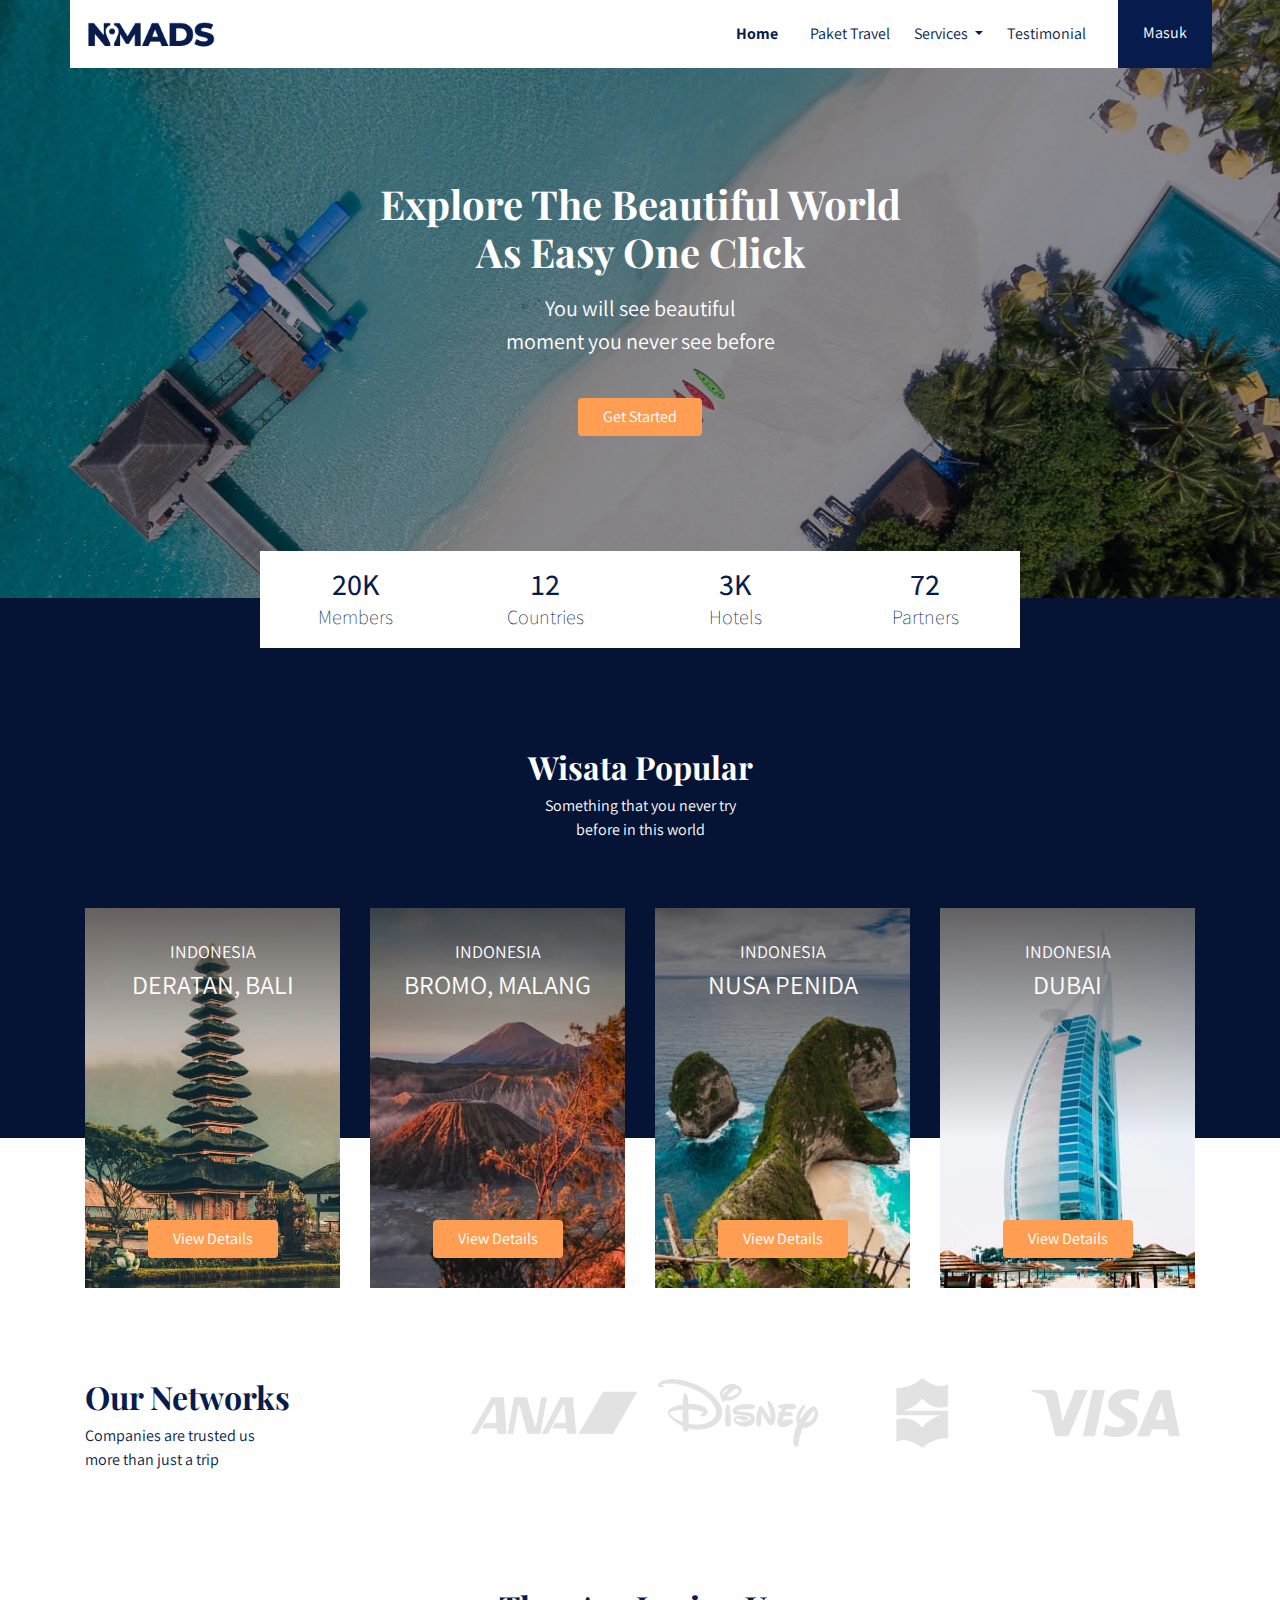
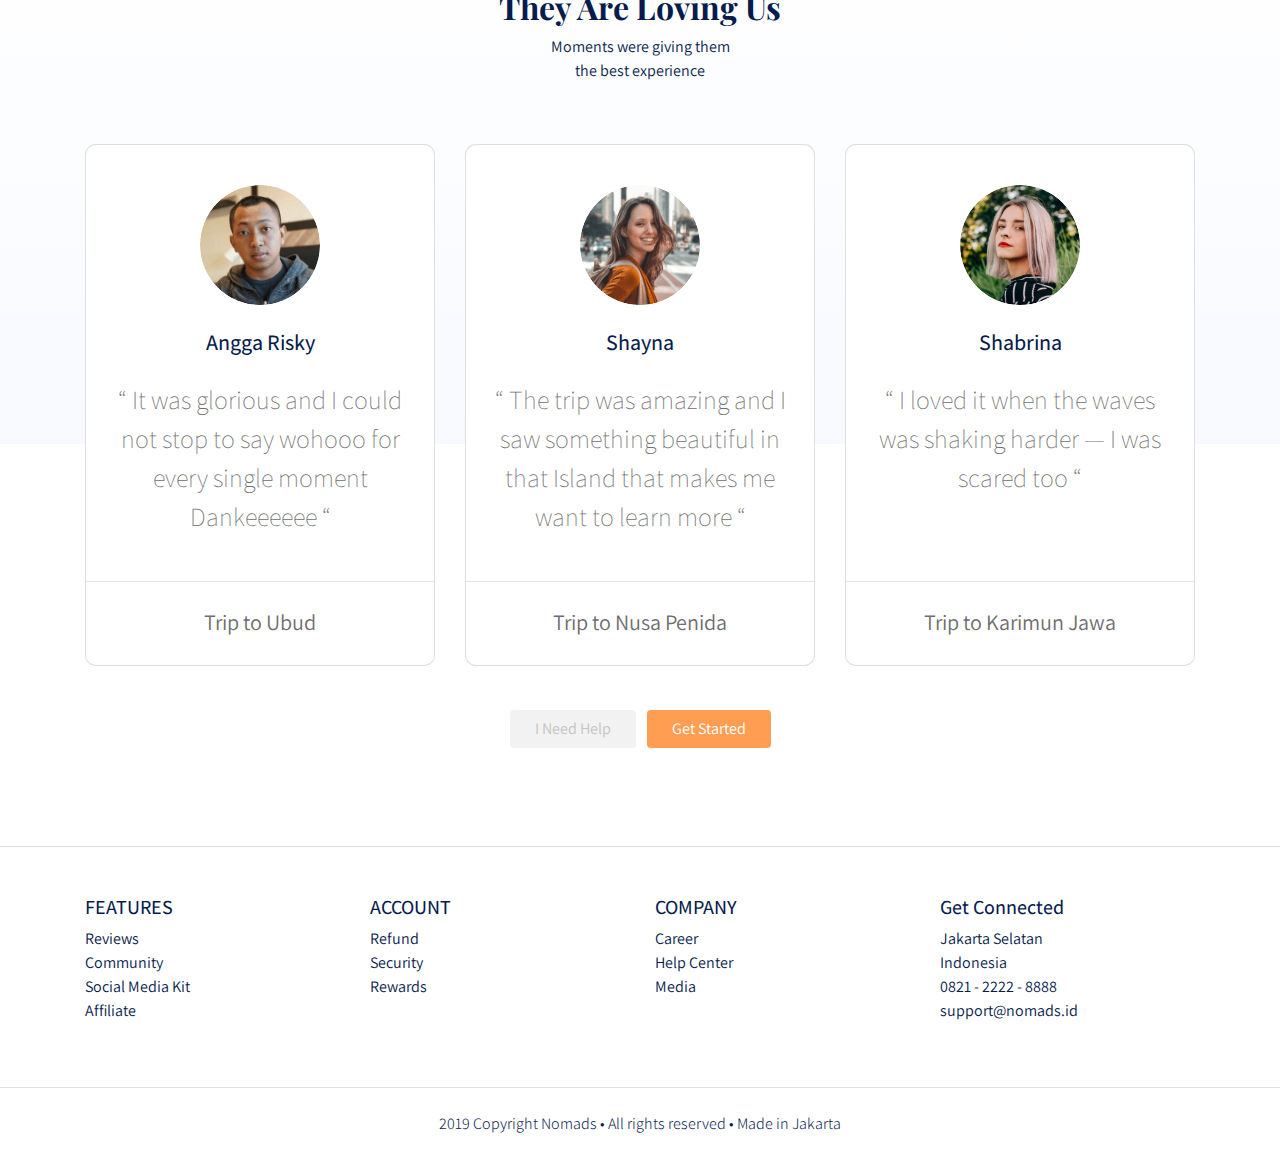
<file: index.html>
<!DOCTYPE html>
<html lang="en">
  <head>
    <meta charset="UTF-8" />
    <meta name="viewport" content="width=device-width, initial-scale=1.0" />
    <meta http-equiv="X-UA-Compatible" content="ie=edge" />
    <title>Nomads</title>
    <link
      rel="stylesheet"
      href="frontend/libraries/bootstrap/css/bootstrap.css"
    />
    <link rel="stylesheet" href="frontend/styles/main.css" />
    <link
      href="https://fonts.googleapis.com/css?family=Assistant:200,400,700&&display=swap"
      rel="stylesheet"
    />
    <link
      href="https://fonts.googleapis.com/css?family=Playfair+Display:400,700&display=swap"
      rel="stylesheet"
    />
  </head>
  <body>
    <!-- Semantic elements -->
    <!-- https://www.w3schools.com/html/html5_semantic_elements.asp -->

    <!-- Bootstrap navbar example -->
    <!-- https://www.w3schools.com/bootstrap4/bootstrap_navbar.asp -->
    <div class="container">
      <nav class="row navbar navbar-expand-lg navbar-light bg-white">
        <a class="navbar-brand" href="#">
          <img src="frontend/images/logo.png" alt="" />
        </a>
        <button
          class="navbar-toggler navbar-toggler-right"
          type="button"
          data-toggle="collapse"
          data-target="#navb"
        >
          <span class="navbar-toggler-icon"></span>
        </button>

        <!-- Menu -->
        <div class="collapse navbar-collapse" id="navb">
          <ul class="navbar-nav ml-auto mr-3">
            <li class="nav-item mx-md-2">
              <a class="nav-link active" href="#">Home</a>
            </li>
            <li class="nav-item mx-md-2">
              <a class="nav-link" href="#popular">Paket Travel</a>
            </li>
            <li class="nav-item dropdown">
              <a
                class="nav-link dropdown-toggle"
                href="#"
                id="navbardrop"
                data-toggle="dropdown"
              >
                Services
              </a>
              <div class="dropdown-menu">
                <a class="dropdown-item" href="#">Link 1</a>
                <a class="dropdown-item" href="#">Link 2</a>
                <a class="dropdown-item" href="#">Link 3</a>
              </div>
            </li>
            <li class="nav-item mx-md-2">
              <a class="nav-link" href="#testimonialsHeading">Testimonial</a>
            </li>
          </ul>

          <!-- Mobile button -->
          <form class="form-inline d-sm-block d-md-none">
            <button class="btn btn-login my-2 my-sm-0">
              Masuk
            </button>
          </form>
          <!-- Desktop Button -->
          <form class="form-inline my-2 my-lg-0 d-none d-md-block">
            <button class="btn btn-login btn-navbar-right my-2 my-sm-0 px-4">
              Masuk
            </button>
          </form>
        </div>
      </nav>
    </div>
    <header class="text-center">
      <h1>
        Explore The Beautiful World
        <br />
        As Easy One Click
      </h1>
      <p class="mt-3">
        You will see beautiful
        <br />
        moment you never see before
      </p>
      <a href="#" class="btn btn-get-started px-4 mt-4">
        Get Started
      </a>
    </header>
    <main>
      <div class="container">
        <section class="section-stats row justify-content-center" id="stats">
          <div class="col-3 col-md-2 stats-detail">
            <h2>20K</h2>
            <p>Members</p>
          </div>
          <div class="col-3 col-md-2 stats-detail">
            <h2>12</h2>
            <p>Countries</p>
          </div>
          <div class="col-3 col-md-2 stats-detail">
            <h2>3K</h2>
            <p>Hotels</p>
          </div>
          <div class="col-3 col-md-2 stats-detail">
            <h2>72</h2>
            <p>Partners</p>
          </div>
        </section>
      </div>
      <section class="section-popular" id="popular">
        <div class="container">
          <div class="row">
            <div class="col text-center section-popular-heading">
              <h2>Wisata Popular</h2>
              <p>
                Something that you never try
                <br />
                before in this world
              </p>
            </div>
          </div>
        </div>
      </section>
      <section class="section-popular-content" id="popularContent">
        <div class="container">
          <div class="section-popular-travel row justify-content-center">
            <div class="col-sm-6 col-md-4 col-lg-3">
              <div
                class="card-travel text-center d-flex flex-column"
                style="background-image: url('frontend/images/travel-1.jpg');"
              >
                <div class="travel-country">INDONESIA</div>
                <div class="travel-location">DERATAN, BALI</div>
                <div class="travel-button mt-auto">
                  <a href="details.html" class="btn btn-travel-details px-4">
                    View Details
                  </a>
                </div>
              </div>
            </div>
            <div class="col-sm-6 col-md-4 col-lg-3">
              <div
                class="card-travel text-center d-flex flex-column"
                style="background-image: url('frontend/images/travel-2.jpg');"
              >
                <div class="travel-country">INDONESIA</div>
                <div class="travel-location">BROMO, MALANG</div>
                <div class="travel-button mt-auto">
                  <a href="details.html" class="btn btn-travel-details px-4">
                    View Details
                  </a>
                </div>
              </div>
            </div>
            <div class="col-sm-6 col-md-4 col-lg-3">
              <div
                class="card-travel text-center d-flex flex-column"
                style="background-image: url('frontend/images/travel-3.jpg');"
              >
                <div class="travel-country">INDONESIA</div>
                <div class="travel-location">NUSA PENIDA</div>
                <div class="travel-button mt-auto">
                  <a href="details.html" class="btn btn-travel-details px-4">
                    View Details
                  </a>
                </div>
              </div>
            </div>
            <div class="col-sm-6 col-md-4 col-lg-3">
              <div
                class="card-travel text-center d-flex flex-column"
                style="background-image: url('frontend/images/travel-4.jpg');"
              >
                <div class="travel-country">INDONESIA</div>
                <div class="travel-location">DUBAI</div>
                <div class="travel-button mt-auto">
                  <a href="details.html" class="btn btn-travel-details px-4">
                    View Details
                  </a>
                </div>
              </div>
            </div>
          </div>
        </div>
      </section>
      <section class="section-networks" id="networks">
        <div class="container">
          <div class="row">
            <div class="col-md-4">
              <h2>Our Networks</h2>
              <p>
                Companies are trusted us
                <br />
                more than just a trip
              </p>
            </div>
            <div class="col-md-8 text-center">
              <img src="frontend/images/partner.png" class="img-patner" />
            </div>
          </div>
        </div>
      </section>
      <section class="section-testimonials-heading" id="testimonialsHeading">
        <div class="container">
          <div class="row">
            <div class="col text-center">
              <h2>They Are Loving Us</h2>
              <p>
                Moments were giving them
                <br />
                the best experience
              </p>
            </div>
          </div>
        </div>
      </section>
      <section class="section-testimonials-content" id="testimonialsContent">
        <div class="container">
          <div
            class="section-popular-travel row justify-content-center match-height"
          >
            <div class="col-sm-6 col-md-6 col-lg-4">
              <div class="card card-testimonial text-center">
                <div class="testimonial-content">
                  <img
                    src="frontend/images/avatar-1.png"
                    alt=""
                    class="mb-4 rounded-circle"
                  />
                  <h3 class="mb-4">Angga Risky</h3>
                  <p class="testimonials">
                    “ It was glorious and I could not stop to say wohooo for
                    every single moment Dankeeeeee “
                  </p>
                </div>
                <hr />
                <p class="trip-to mt-2">Trip to Ubud</p>
              </div>
            </div>
            <div class="col-sm-6 col-md-6 col-lg-4">
              <div class="card card-testimonial text-center">
                <div class="testimonial-content">
                  <img
                    src="frontend/images/avatar-2.png"
                    alt=""
                    class="mb-4 rounded-circle"
                  />
                  <h3 class="mb-4">Shayna</h3>
                  <p class="testimonials">
                    “ The trip was amazing and I saw something beautiful in that
                    Island that makes me want to learn more “
                  </p>
                </div>
                <hr />
                <p class="trip-to mt-2">Trip to Nusa Penida</p>
              </div>
            </div>
            <div class="col-sm-6 col-md-6 col-lg-4">
              <div class="card card-testimonial text-center">
                <div class="testimonial-content mb-auto">
                  <img
                    src="frontend/images/avatar-3.png"
                    alt=""
                    class="mb-4 rounded-circle"
                  />
                  <h3 class="mb-4">Shabrina</h3>
                  <p class="testimonials">
                    “ I loved it when the waves was shaking harder — I was
                    scared too “
                  </p>
                </div>
                <hr />
                <p class="trip-to mt-2">Trip to Karimun Jawa</p>
              </div>
            </div>
          </div>
          <div class="row">
            <div class="col-12 text-center">
              <a href="#" class="btn btn-need-help px-4 mt-4 mx-1">
                I Need Help
              </a>
              <a href="#" class="btn btn-get-started px-4 mt-4 mx-1">
                Get Started
              </a>
            </div>
          </div>
        </div>
      </section>
    </main>
    <footer class="section-footer mt-5 mb-4 border-top">
      <div class="container pt-5 pb-5">
        <div class="row justify-content-center">
          <div class="col-12">
            <div class="row">
              <div class="col-12">
                <div class="row">
                  <div class="col-12 col-lg-3">
                    <h5>FEATURES</h5>
                    <ul class="list-unstyled">
                      <li>
                        <a href="#">Reviews</a>
                      </li>
                      <li>
                        <a href="#">Community</a>
                      </li>
                      <li>
                        <a href="#">Social Media Kit</a>
                      </li>
                      <li>
                        <a href="#">Affiliate</a>
                      </li>
                    </ul>
                  </div>
                  <div class="col-12 col-lg-3">
                    <h5>ACCOUNT</h5>
                    <ul class="list-unstyled">
                      <li><a href="#">Refund</a></li>
                      <li><a href="#">Security</a></li>
                      <li><a href="#">Rewards</a></li>
                    </ul>
                  </div>
                  <div class="col-12 col-lg-3">
                    <h5>COMPANY</h5>
                    <ul class="list-unstyled">
                      <li><a href="#">Career</a></li>
                      <li><a href="#">Help Center</a></li>
                      <li><a href="#">Media</a></li>
                    </ul>
                  </div>
                  <div class="col-12 col-lg-3">
                    <h5>Get Connected</h5>
                    <ul class="list-unstyled">
                      <li>Jakarta Selatan</li>
                      <li>Indonesia</li>
                      <li>0821 - 2222 - 8888</li>
                      <li>support@nomads.id</li>
                    </ul>
                  </div>
                </div>
              </div>
            </div>
          </div>
        </div>
      </div>
      <div class="container-fluid">
        <div
          class="row border-top justify-content-center align-items-center pt-4"
        >
          <div class="col-auto text-gray-500 font-weight-light">
            2019 Copyright Nomads • All rights reserved • Made in Jakarta
          </div>
        </div>
      </div>
    </footer>
    <script src="frontend/libraries/retina/retina.js"></script>
    <script src="frontend/libraries/jquery/jquery-3.4.1.min.js"></script>
    <script src="frontend/libraries/bootstrap/js/bootstrap.js"></script>
  </body>
</html>
</file>
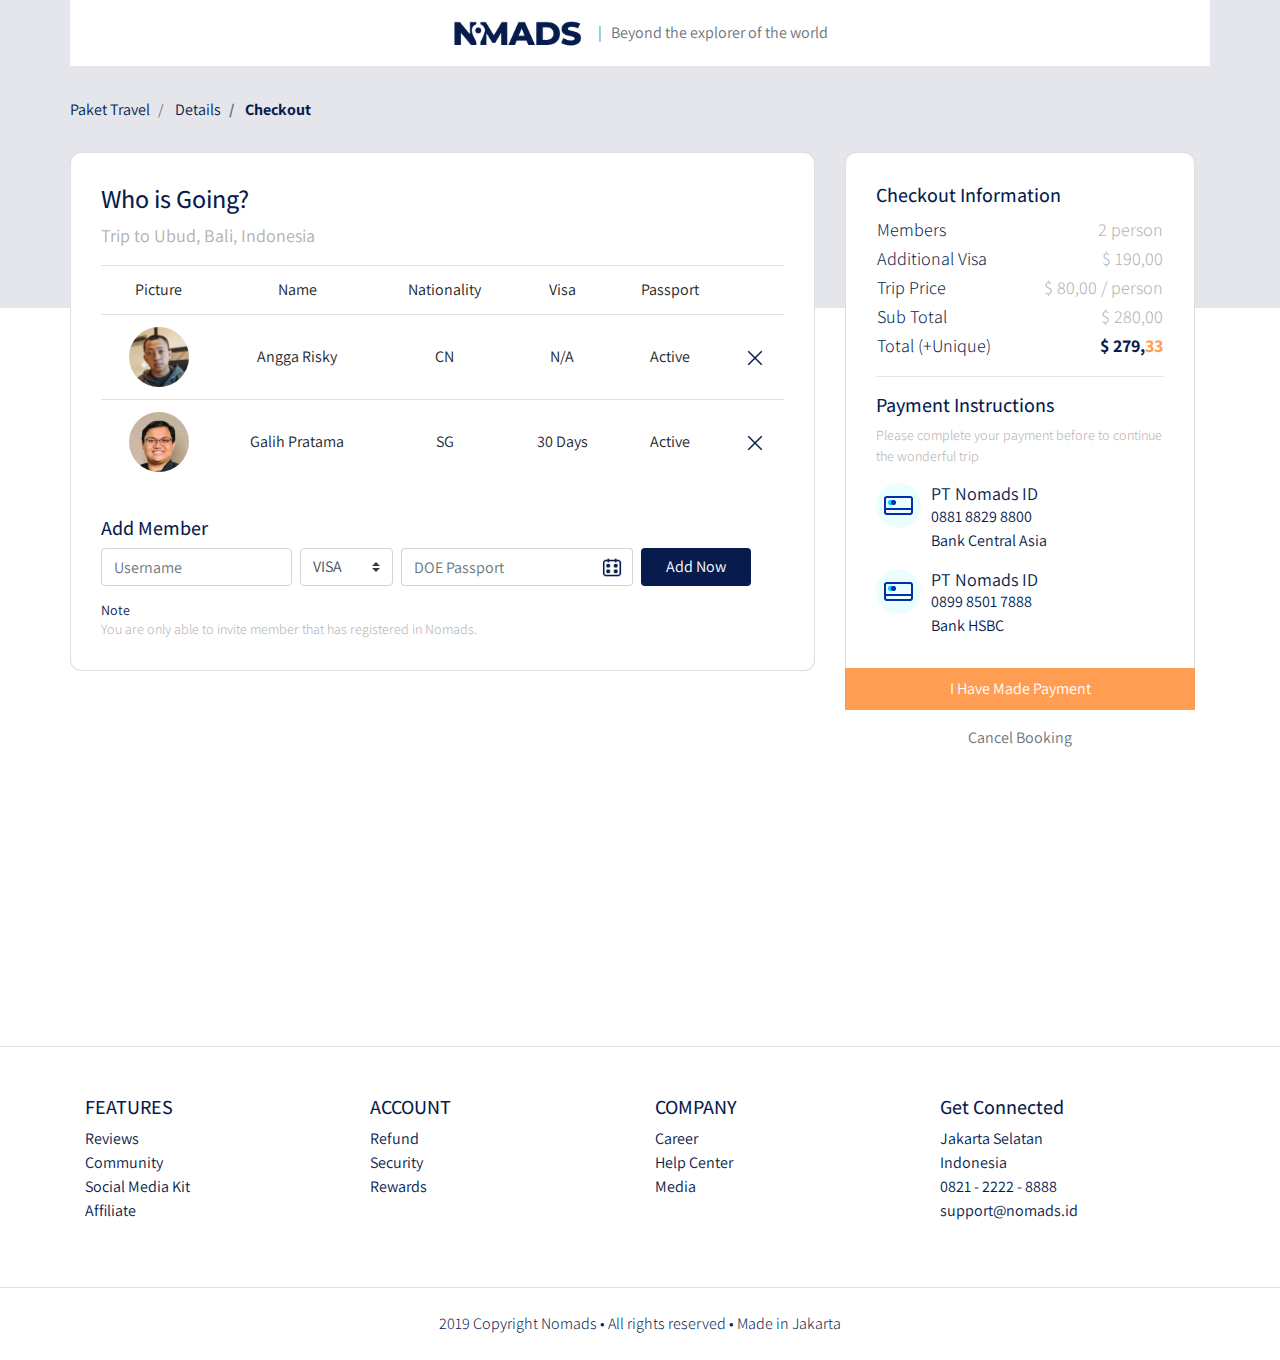
<file: checkout.html>
<!DOCTYPE html>
<html lang="en">
  <head>
    <meta charset="UTF-8" />
    <meta name="viewport" content="width=device-width, initial-scale=1.0" />
    <meta http-equiv="X-UA-Compatible" content="ie=edge" />
    <title>Details</title>
    <link
      rel="stylesheet"
      href="frontend/libraries/bootstrap/css/bootstrap.css"
    />
    <link rel="stylesheet" href="frontend/styles/main.css" />
    <link
      href="https://fonts.googleapis.com/css?family=Assistant:200,400,700&&display=swap"
      rel="stylesheet"
    />
    <link
      href="https://fonts.googleapis.com/css?family=Playfair+Display:400,700&display=swap"
      rel="stylesheet"
    />
    <link rel="stylesheet" href="frontend/libraries/xzoom/dist/xzoom.css" />
    <link rel="stylesheet" href="frontend/libraries/gijgo/css/gijgo.min.css" />
  </head>
  <body>
    <!-- Semantic elements -->
    <!-- https://www.w3schools.com/html/html5_semantic_elements.asp -->

    <!-- Bootstrap navbar example -->
    <!-- https://www.w3schools.com/bootstrap4/bootstrap_navbar.asp -->
    <div class="container">
      <nav class="row navbar navbar-expand-lg navbar-light bg-white">
        <div class="navbar-nav ml-auto mr-auto mr-sm-auto mr-lg-0 mr-md-auto">
          <a class="navbar-brand" href="index.html">
            <img src="frontend/images/logo.png" alt="" />
          </a>
        </div>
        <ul class="navbar-nav mr-auto d-none d-lg-block">
          <li>
            <span class="text-muted"
              >| &nbsp; Beyond the explorer of the world</span
            >
          </li>
        </ul>
      </nav>
    </div>
    <main>
      <section class="section-details-header"></section>
      <section class="section-details-content">
        <div class="container">
          <div class="row">
            <div class="col p-0 pl-3 pl-lg-0">
              <nav aria-label="breadcrumb">
                <ol class="breadcrumb">
                  <li class="breadcrumb-item" aria-current="page">
                    Paket Travel
                  </li>
                  <li class="breadcrumb-item" aria-current="page">
                    Details
                  </li>
                  <li class="breadcrumb-item active" aria-current="page">
                    Checkout
                  </li>
                </ol>
              </nav>
            </div>
          </div>
          <div class="row">
            <div class="col-lg-8 pl-lg-0">
              <div class="card card-details mb-3">
                <h1>Who is Going?</h1>
                <p>
                  Trip to Ubud, Bali, Indonesia
                </p>
                <div class="attendee">
                  <table class="table table-responsive-sm text-center">
                    <thead>
                      <tr>
                        <td scope="col">Picture</td>
                        <td scope="col">Name</td>
                        <td scope="col">Nationality</td>
                        <td scope="col">Visa</td>
                        <td scope="col">Passport</td>
                        <td scope="col"></td>
                      </tr>
                    </thead>
                    <tbody>
                      <tr>
                        <td>
                          <img
                            src="frontend/images/avatar-4.png"
                            alt=""
                            height="60"
                          />
                        </td>
                        <td class="align-middle">Angga Risky</td>
                        <td class="align-middle">CN</td>
                        <td class="align-middle">N/A</td>
                        <td class="align-middle">Active</td>
                        <td class="align-middle">
                          <a href="#">
                            <img src="frontend/images/ic_remove.png" alt="" />
                          </a>
                        </td>
                      </tr>
                      <tr>
                        <td>
                          <img
                            src="frontend/images/avatar-5.png"
                            alt=""
                            height="60"
                          />
                        </td>
                        <td class="align-middle">Galih Pratama</td>
                        <td class="align-middle">SG</td>
                        <td class="align-middle">30 Days</td>
                        <td class="align-middle">Active</td>
                        <td class="align-middle">
                          <a href="#">
                            <img src="frontend/images/ic_remove.png" alt="" />
                          </a>
                        </td>
                      </tr>
                    </tbody>
                  </table>
                </div>
                <div class="member mt-3">
                  <h2>Add Member</h2>
                  <form class="form-inline">
                    <label class="sr-only" for="inputUsername">Name</label>
                    <input
                      type="text"
                      class="form-control mb-2 mr-sm-2"
                      id="inputUsername"
                      placeholder="Username"
                    />

                    <label
                      class="sr-only"
                      class="mr-2"
                      for="inlineFormCustomSelectPref"
                      >Preference</label
                    >
                    <select
                      class="custom-select mb-2 mr-sm-2"
                      id="inlineFormCustomSelectPref"
                    >
                      <option selected value="">VISA</option>
                      <option value="2">30 Days</option>
                      <option value="3">N/A</option>
                    </select>

                    <label class="sr-only" for="doePassport"
                      >DOE Passport</label
                    >
                    <div class="input-group mb-2 mr-sm-2">
                      <input
                        type="text"
                        class="form-control datepicker"
                        id="doePassport"
                        placeholder="DOE Passport"
                      />
                    </div>

                    <button type="submit" class="btn btn-add-now mb-2 px-4">
                      Add Now
                    </button>
                  </form>
                  <h3 class="mt-2 mb-0">Note</h3>
                  <p class="disclaimer mb-0">
                    You are only able to invite member that has registered in
                    Nomads.
                  </p>
                </div>
              </div>
            </div>
            <div class="col-lg-4">
              <div class="card card-details card-right">
                <h2>Checkout Information</h2>
                <table class="trip-informations">
                  <tr>
                    <th width="50%">Members</th>
                    <td width="50%" class="text-right">2 person</td>
                  </tr>
                  <tr>
                    <th width="50%">Additional Visa</th>
                    <td width="50%" class="text-right">$ 190,00</td>
                  </tr>
                  <tr>
                    <th width="50%">Trip Price</th>
                    <td width="50%" class="text-right">$ 80,00 / person</td>
                  </tr>
                  <tr>
                    <th width="50%">Sub Total</th>
                    <td width="50%" class="text-right">$ 280,00</td>
                  </tr>
                  <tr>
                    <th width="50%">Total (+Unique)</th>
                    <td width="50%" class="text-right text-total">
                      <span class="text-blue">$ 279,</span
                      ><span class="text-orange">33</span>
                    </td>
                  </tr>
                </table>

                <hr />
                <h2>Payment Instructions</h2>
                <p class="payment-instructions">
                  Please complete your payment before to continue the wonderful
                  trip
                </p>
                <div class="bank">
                  <div class="bank-item pb-3">
                    <img
                      src="frontend/images/ic_bank.png"
                      alt=""
                      class="bank-image"
                    />
                    <div class="description">
                      <h3>PT Nomads ID</h3>
                      <p>
                        0881 8829 8800
                        <br />
                        Bank Central Asia
                      </p>
                    </div>
                    <div class="clearfix"></div>
                  </div>
                  <div class="bank-item">
                    <img
                      src="frontend/images/ic_bank.png"
                      alt=""
                      class="bank-image"
                    />
                    <div class="description">
                      <h3>PT Nomads ID</h3>
                      <p>
                        0899 8501 7888
                        <br />
                        Bank HSBC
                      </p>
                    </div>
                    <div class="clearfix"></div>
                  </div>
                </div>
              </div>
              <div class="join-container">
                <a
                  href="success.html"
                  class="btn btn-block btn-join-now mt-3 py-2"
                  >I Have Made Payment</a
                >
              </div>
              <div class="text-center mt-3">
                <a href="details.html" class="text-muted">Cancel Booking</a>
              </div>
            </div>
          </div>
        </div>
      </section>
    </main>
    <footer class="section-footer mt-5 mb-4 border-top">
      <div class="container pt-5 pb-5">
        <div class="row justify-content-center">
          <div class="col-12">
            <div class="row">
              <div class="col-12">
                <div class="row">
                  <div class="col-12 col-lg-3">
                    <h5>FEATURES</h5>
                    <ul class="list-unstyled">
                      <li>
                        <a href="#">Reviews</a>
                      </li>
                      <li>
                        <a href="#">Community</a>
                      </li>
                      <li>
                        <a href="#">Social Media Kit</a>
                      </li>
                      <li>
                        <a href="#">Affiliate</a>
                      </li>
                    </ul>
                  </div>
                  <div class="col-12 col-lg-3">
                    <h5>ACCOUNT</h5>
                    <ul class="list-unstyled">
                      <li><a href="#">Refund</a></li>
                      <li><a href="#">Security</a></li>
                      <li><a href="#">Rewards</a></li>
                    </ul>
                  </div>
                  <div class="col-12 col-lg-3">
                    <h5>COMPANY</h5>
                    <ul class="list-unstyled">
                      <li><a href="#">Career</a></li>
                      <li><a href="#">Help Center</a></li>
                      <li><a href="#">Media</a></li>
                    </ul>
                  </div>
                  <div class="col-12 col-lg-3">
                    <h5>Get Connected</h5>
                    <ul class="list-unstyled">
                      <li>Jakarta Selatan</li>
                      <li>Indonesia</li>
                      <li>0821 - 2222 - 8888</li>
                      <li>support@nomads.id</li>
                    </ul>
                  </div>
                </div>
              </div>
            </div>
          </div>
        </div>
      </div>
      <div class="container-fluid">
        <div
          class="row border-top justify-content-center align-items-center pt-4"
        >
          <div class="col-auto text-gray-500 font-weight-light">
            2019 Copyright Nomads • All rights reserved • Made in Jakarta
          </div>
        </div>
      </div>
    </footer>
    <script src="frontend/libraries/retina/retina.js"></script>
    <script src="frontend/libraries/jquery/jquery-3.4.1.min.js"></script>
    <script src="frontend/libraries/bootstrap/js/bootstrap.js"></script>
    <script src="frontend/libraries/xzoom/dist/xzoom.min.js"></script>
    <script src="frontend/libraries/gijgo/js/gijgo.min.js"></script>
    <script>
      $(document).ready(function() {
        $('.xzoom, .xzoom-gallery').xzoom({
          zoomWidth: 500,
          title: false,
          tint: '#333',
          Xoffset: 15
        });

        $('.datepicker').datepicker({
          uiLibrary: 'bootstrap4',
          icons: {
            rightIcon: '<img src="frontend/images/ic_doe.png" alt="" />'
          }
        });
      });
    </script>
  </body>
</html>
</file>
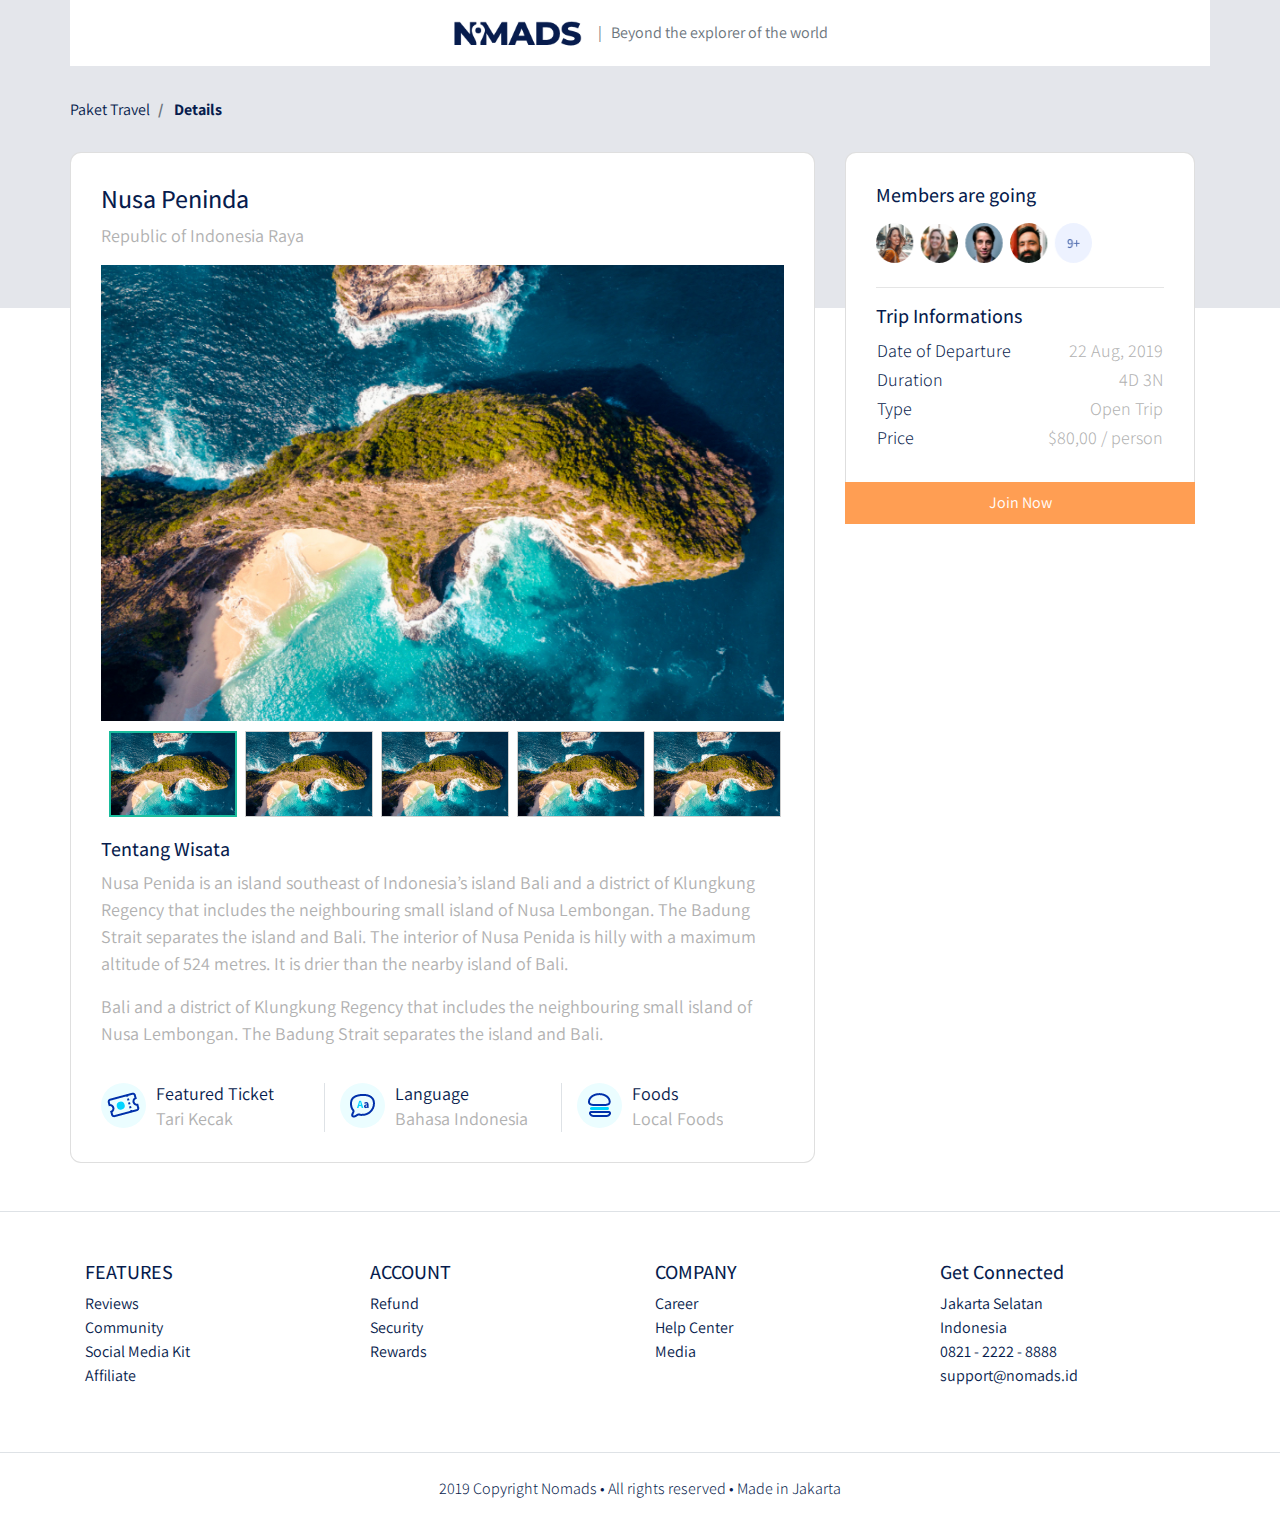
<file: details.html>
<!DOCTYPE html>
<html lang="en">
  <head>
    <meta charset="UTF-8" />
    <meta name="viewport" content="width=device-width, initial-scale=1.0" />
    <meta http-equiv="X-UA-Compatible" content="ie=edge" />
    <title>Details</title>
    <link
      rel="stylesheet"
      href="frontend/libraries/bootstrap/css/bootstrap.css"
    />
    <link rel="stylesheet" href="frontend/styles/main.css" />
    <link
      href="https://fonts.googleapis.com/css?family=Assistant:200,400,700&&display=swap"
      rel="stylesheet"
    />
    <link
      href="https://fonts.googleapis.com/css?family=Playfair+Display:400,700&display=swap"
      rel="stylesheet"
    />
    <link rel="stylesheet" href="frontend/libraries/xzoom/dist/xzoom.css" />
  </head>
  <body>
    <!-- Semantic elements -->
    <!-- https://www.w3schools.com/html/html5_semantic_elements.asp -->

    <!-- Bootstrap navbar example -->
    <!-- https://www.w3schools.com/bootstrap4/bootstrap_navbar.asp -->
    <div class="container">
      <nav class="row navbar navbar-expand-lg navbar-light bg-white">
        <div class="navbar-nav ml-auto mr-auto mr-sm-auto mr-lg-0 mr-md-auto">
          <a class="navbar-brand" href="index.html">
            <img src="frontend/images/logo.png" alt="" />
          </a>
        </div>
        <ul class="navbar-nav mr-auto d-none d-lg-block">
          <li>
            <span class="text-muted"
              >| &nbsp; Beyond the explorer of the world</span
            >
          </li>
        </ul>
      </nav>
    </div>
    <main>
      <section class="section-details-header"></section>
      <section class="section-details-content">
        <div class="container">
          <div class="row">
            <div class="col p-0 pl-3 pl-lg-0"">
              <nav aria-label="breadcrumb">
                <ol class="breadcrumb">
                  <li class="breadcrumb-item" aria-current="page">
                    Paket Travel
                  </li>
                  <li class="breadcrumb-item active" aria-current="page">
                    Details
                  </li>
                </ol>
              </nav>
            </div>
          </div>
          <div class="row">
            <div class="col-lg-8 pl-lg-0">
              <div class="card card-details">
                <h1>Nusa Peninda</h1>
                <p>
                  Republic of Indonesia Raya
                </p>
                <div class="gallery">
                  <div class="xzoom-container">
                    <img
                      class="xzoom"
                      id="xzoom-default"
                      src="frontend/images/details-1.jpg"
                      xoriginal="frontend/images/details-1.jpg"
                    />
                    <div class="xzoom-thumbs">
                      <a href="frontend/images/details-1.jpg"
                        ><img
                          class="xzoom-gallery"
                          width="128"
                          src="frontend/images/details-1.jpg"
                          xpreview="frontend/images/details-1.jpg"
                      /></a>
                      <a href="frontend/images/details-1.jpg"
                        ><img
                          class="xzoom-gallery"
                          width="128"
                          src="frontend/images/details-1.jpg"
                          xpreview="frontend/images/details-1.jpg"
                      /></a>
                      <a href="frontend/images/details-1.jpg"
                        ><img
                          class="xzoom-gallery"
                          width="128"
                          src="frontend/images/details-1.jpg"
                          xpreview="frontend/images/details-1.jpg"
                      /></a>
                      <a href="frontend/images/details-1.jpg"
                        ><img
                          class="xzoom-gallery"
                          width="128"
                          src="frontend/images/details-1.jpg"
                          xpreview="frontend/images/details-1.jpg"
                      /></a>
                      <a href="frontend/images/details-1.jpg"
                        ><img
                          class="xzoom-gallery"
                          width="128"
                          src="frontend/images/details-1.jpg"
                          xpreview="frontend/images/details-1.jpg"
                      /></a>
                    </div>
                  </div>
                  <h2>Tentang Wisata</h2>
                  <p>
                    Nusa Penida is an island southeast of Indonesia’s island
                    Bali and a district of Klungkung Regency that includes the
                    neighbouring small island of Nusa Lembongan. The Badung
                    Strait separates the island and Bali. The interior of Nusa
                    Penida is hilly with a maximum altitude of 524 metres. It is
                    drier than the nearby island of Bali.
                  </p>
                  <p>
                    Bali and a district of Klungkung Regency that includes the
                    neighbouring small island of Nusa Lembongan. The Badung
                    Strait separates the island and Bali.
                  </p>
                  <div class="features row pt-3">
                    <div class="col-md-4">
                      <img
                        src="frontend/images/ic_event.png"
                        alt=""
                        class="features-image"
                      />
                      <div class="description">
                        <h3>Featured Ticket</h3>
                        <p>Tari Kecak</p>
                      </div>
                    </div>
                    <div class="col-md-4 border-left">
                      <img
                        src="frontend/images/ic_bahasa.png"
                        alt=""
                        class="features-image"
                      />
                      <div class="description">
                        <h3>Language</h3>
                        <p>Bahasa Indonesia</p>
                      </div>
                    </div>
                    <div class="col-md-4 border-left">
                      <img
                        src="frontend/images/ic_foods.png"
                        alt=""
                        class="features-image"
                      />
                      <div class="description">
                        <h3>Foods</h3>
                        <p>Local Foods</p>
                      </div>
                    </div>
                  </div>
                </div>
              </div>
            </div>
            <div class="col-lg-4">
              <div class="card card-details card-right">
                <h2>Members are going</h2>
                <div class="members my-2">
                  <img src="frontend/images/members.png" alt="" class="w-75" />
                </div>
                <hr />
                <h2>Trip Informations</h2>
                <table class="trip-informations">
                  <tr>
                    <th width="50%">Date of Departure</th>
                    <td width="50%" class="text-right">22 Aug, 2019</td>
                  </tr>
                  <tr>
                    <th width="50%">Duration</th>
                    <td width="50%" class="text-right">4D 3N</td>
                  </tr>
                  <tr>
                    <th width="50%">Type</th>
                    <td width="50%" class="text-right">Open Trip</td>
                  </tr>
                  <tr>
                    <th width="50%">Price</th>
                    <td width="50%" class="text-right">$80,00 / person</td>
                  </tr>
                </table>
              </div>
              <div class="join-container">
                <a href="checkout.html" class="btn btn-block btn-join-now mt-3 py-2"
                  >Join Now</a
                >
              </div>
            </div>
          </div>
        </div>
      </section>
    </main>
    <footer class="section-footer mt-5 mb-4 border-top">
      <div class="container pt-5 pb-5">
        <div class="row justify-content-center">
          <div class="col-12">
            <div class="row">
              <div class="col-12">
                <div class="row">
                  <div class="col-12 col-lg-3">
                    <h5>FEATURES</h5>
                    <ul class="list-unstyled">
                      <li>
                        <a href="#">Reviews</a>
                      </li>
                      <li>
                        <a href="#">Community</a>
                      </li>
                      <li>
                        <a href="#">Social Media Kit</a>
                      </li>
                      <li>
                        <a href="#">Affiliate</a>
                      </li>
                    </ul>
                  </div>
                  <div class="col-12 col-lg-3">
                    <h5>ACCOUNT</h5>
                    <ul class="list-unstyled">
                      <li><a href="#">Refund</a></li>
                      <li><a href="#">Security</a></li>
                      <li><a href="#">Rewards</a></li>
                    </ul>
                  </div>
                  <div class="col-12 col-lg-3">
                    <h5>COMPANY</h5>
                    <ul class="list-unstyled">
                      <li><a href="#">Career</a></li>
                      <li><a href="#">Help Center</a></li>
                      <li><a href="#">Media</a></li>
                    </ul>
                  </div>
                  <div class="col-12 col-lg-3">
                    <h5>Get Connected</h5>
                    <ul class="list-unstyled">
                      <li>Jakarta Selatan</li>
                      <li>Indonesia</li>
                      <li>0821 - 2222 - 8888</li>
                      <li>support@nomads.id</li>
                    </ul>
                  </div>
                </div>
              </div>
            </div>
          </div>
        </div>
      </div>
      <div class="container-fluid">
        <div
          class="row border-top justify-content-center align-items-center pt-4"
        >
          <div class="col-auto text-gray-500 font-weight-light">
            2019 Copyright Nomads • All rights reserved • Made in Jakarta
          </div>
        </div>
      </div>
    </footer>
    <script src="frontend/libraries/retina/retina.js"></script>
    <script src="frontend/libraries/jquery/jquery-3.4.1.min.js"></script>
    <script src="frontend/libraries/bootstrap/js/bootstrap.js"></script>
    <script src="frontend/libraries/xzoom/dist/xzoom.min.js"></script>
    <script>
      $(document).ready(function() {
        $('.xzoom, .xzoom-gallery').xzoom({
          zoomWidth: 500,
          title: false,
          tint: '#333',
          Xoffset: 15
        });
      });
    </script>
  </body>
</html>
</file>
<file: frontend/styles/main.css>
body {
  background-color: #fff;
  font-family: "Assistant", sans-serif;
  color: #071c4d;
}

.navbar-brand img {
  max-height: 40px;
}

.btn-navbar-right {
  margin-top: -10px !important;
  margin-bottom: -8px !important;
  margin-right: -18px !important;
  height: 70px;
  border-radius: 0;
}

.navbar-light .navbar-nav .nav-link {
  color: #071c4d;
}
.navbar-light .navbar-nav .nav-link.active {
  font-weight: bold;
  color: #071c4d !important;
}

.btn-login {
  background-color: #071c4d;
  color: #fff;
}
.btn-login:hover {
  color: #fff;
}

header {
  margin-top: -68px;
  padding: 180px 0 165px;
  background-image: url("../images/header-background@2x.jpg");
  background-size: cover;
}
header h1,
header p {
  color: #fff;
}
header h1 {
  font-family: "Playfair Display", serif;
  font-weight: bold;
}
header p {
  font-size: 22px;
}
header .btn-get-started {
  background-color: #ff9e53;
  color: #fff;
}
header .btn-get-started:hover {
  color: #fff;
}

.section-stats {
  margin-top: -50px;
}
.section-stats .stats-detail {
  padding-top: 15px;
  background: #fff;
  text-align: center;
}
.section-stats h2 {
  font-size: 30px;
  margin-bottom: 0;
}
.section-stats p {
  font-size: 20px;
  font-weight: lighter;
}

.section-popular {
  min-height: 540px;
  background: #051334;
  margin-top: -50px;
  margin-bottom: -230px;
}
.section-popular .section-popular-heading {
  margin-top: 150px;
}
.section-popular .section-popular-heading h2,
.section-popular .section-popular-heading p {
  color: #fff;
}
.section-popular .section-popular-heading h2 {
  font-family: "Playfair Display", serif;
  font-weight: bold;
}

.section-popular-content .section-popular-travel .card-travel {
  min-height: 380px;
  background: #fff;
  color: #fff;
  padding: 30px;
  background-size: cover;
  margin-bottom: 20px;
}
.section-popular-content .section-popular-travel .card-travel .travel-country {
  font-size: 18px;
  color: #fff;
}
.section-popular-content .section-popular-travel .card-travel .travel-location {
  font-size: 26px;
  color: #fff;
}
.section-popular-content .section-popular-travel .card-travel .travel-button .btn-travel-details {
  background-color: #ff9e53;
  color: #fff;
}
.section-popular-content .section-popular-travel .card-travel .travel-button .btn-travel-details:hover {
  color: #fff;
}

.section-networks {
  background-color: #fff;
  margin-top: -170px;
  padding-top: 240px;
  padding-bottom: 50px;
}
.section-networks h2 {
  font-family: "Playfair Display", serif;
  font-weight: bold;
}
.section-networks img {
  max-width: 100%;
}

.section-testimonials-heading {
  background: linear-gradient(#fff 0%, #f7f9ff 100%);
  padding-top: 50px;
  min-height: 506px;
}
.section-testimonials-heading h2 {
  font-family: "Playfair Display", serif;
  font-weight: bold;
}

.section-testimonials-content {
  margin-top: -300px;
  padding-bottom: 50px;
}
.section-testimonials-content .card-testimonial {
  padding: 40px 20px 10px;
  border-radius: 11px;
  margin-bottom: 20px;
}
.section-testimonials-content .card-testimonial .testimonial-content {
  min-height: 380px;
}
.section-testimonials-content .card-testimonial h3 {
  font-size: 22px;
}
.section-testimonials-content .card-testimonial .testimonials {
  font-size: 26px;
  text-align: center;
  color: #6e6e6e;
  font-weight: 200;
}
.section-testimonials-content .card-testimonial .trip-to {
  font-weight: normal;
  font-size: 22px;
  color: #6e6e6e;
}
.section-testimonials-content .card-testimonial hr {
  margin-left: -20px;
  margin-right: -20px;
}
.section-testimonials-content .btn-get-started {
  background-color: #ff9e53;
  color: #fff;
}
.section-testimonials-content .btn-get-started:hover {
  color: #fff;
}
.section-testimonials-content .btn-need-help {
  background-color: #f2f2f2;
  color: #c3c3c3;
}
.section-testimonials-content .btn-need-help:hover {
  color: #c3c3c3;
}

.section-footer a {
  color: #071c4d;
}

.section-details-header {
  min-height: 310px;
  background: #e4e6eb;
  margin-top: -68px;
}

.section-details-content {
  margin-top: -210px;
  min-height: 100vh;
}
.section-details-content .breadcrumb {
  background-color: transparent;
  padding: 0;
  margin-bottom: 30px;
}
.section-details-content .breadcrumb-item.active {
  font-weight: bold;
  color: #071c4d;
}
.section-details-content .card-details {
  padding: 30px;
  border-radius: 11px;
}
.section-details-content .card-details .trip-informations th {
  font-weight: 300;
  font-size: 18px;
  color: #071c4d;
}
.section-details-content .card-details .trip-informations td {
  font-weight: 300;
  font-size: 18px;
  color: #b1b1b1;
}
.section-details-content .card-details .trip-informations .text-blue {
  color: #071c4d;
  font-weight: bold;
}
.section-details-content .card-details .trip-informations .text-orange {
  color: #ff9e53;
  font-weight: bold;
}
.section-details-content .card-details h1 {
  font-size: 26px;
}
.section-details-content .card-details h2 {
  font-size: 20px;
}
.section-details-content .card-details p {
  font-size: 18px;
  color: #b1b1b1;
}
.section-details-content .card-details .payment-instructions {
  font-weight: 300;
  font-size: 14px;
  color: #b1b1b1;
}
.section-details-content .card-details .disclaimer {
  font-weight: 300;
  font-size: 14px;
  color: #b1b1b1;
}
.section-details-content .card-right {
  border-bottom-left-radius: 0;
  border-bottom-right-radius: 0;
  border-bottom: none;
}
.section-details-content .card-right img {
  width: 50px;
  height: 40px;
}
.section-details-content .gallery .xzoom-container {
  display: block;
}
.section-details-content .gallery .xzoom-container .xzoom {
  width: 100%;
  box-shadow: none;
  margin-bottom: 10px;
}
.section-details-content .gallery .xzoom-container .xactive {
  border: 2px solid #1abc9c;
  box-shadow: none;
}
.section-details-content .features {
  margin-top: 20px;
}
.section-details-content .features h3 {
  font-size: 18px;
  color: #071c4d;
  margin-bottom: 0;
}
.section-details-content .features p {
  margin-bottom: 0;
}
.section-details-content .features .description {
  margin-left: 10px;
  overflow: hidden;
  float: left;
}
.section-details-content .features .features-image {
  width: 45px;
  height: 45px;
  float: left;
}
.section-details-content .join-container {
  margin-top: -16px;
}
.section-details-content .btn-join-now {
  background-color: #ff9e53;
  color: #fff;
  border-radius: 0;
}
.section-details-content .btn-join-now:hover {
  color: #fff;
}
.section-details-content .bank .bank-item h3 {
  font-size: 18px;
  color: #071c4d;
  margin-bottom: 0;
}
.section-details-content .bank .bank-item p {
  margin-bottom: 0;
}
.section-details-content .bank .bank-item .description {
  margin-left: 10px;
  overflow: hidden;
  float: left;
}
.section-details-content .bank .bank-item .description p {
  font-family: Assistant;
  font-weight: normal;
  font-size: 16px;
  text-align: left;
  color: #071c4d;
}
.section-details-content .bank .bank-item .bank-image {
  width: 45px;
  height: 45px;
  float: left;
}
.section-details-content .btn-add-now {
  background-color: #071c4d;
  color: #fff;
}
.section-details-content .btn-add-now:hover {
  color: #fff;
}
.section-details-content .input-group-text {
  background-color: transparent;
}
.section-details-content h3 {
  font-weight: 400;
  font-size: 14px;
  color: #071c4d;
}
.section-details-content .gj-datepicker .datepicker {
  border-right: 0;
}
.section-details-content .gj-datepicker .input-group-append .btn {
  padding-right: 30px;
}

.section-success {
  height: 90vh;
}
.section-success h1 {
  font-weight: 600;
  font-size: 26px;
  color: #071c4d;
}
.section-success p {
  font-weight: 300;
  font-size: 18px;
  color: #b1b1b1;
}
.section-success .btn-home-page {
  border-radius: 4px;
  background: #071c4d;
  color: #fff;
}
.section-success .btn-home-page:hover {
  color: #fff;
}/*# sourceMappingURL=main.css.map */
</file>
<file: frontend/libraries/xzoom/dist/xzoom.css>
/* Compatibility styles for frameworks like bootstrap, foundation e.t.c */
.xzoom-source img, .xzoom-preview img, .xzoom-lens img {
  display: block;
  max-width: none;
  max-height: none;
  -webkit-transition: none;
  -moz-transition: none;
  -o-transition: none;
  transition: none;
}
/* --------------- */

/* xZoom Styles below */
.xzoom-container { 
  display: inline-block;
}

.xzoom-thumbs {
  text-align: center;
  margin-bottom: 10px;
}

.xzoom { 
  -webkit-box-shadow: 0px 0px 5px 0px rgba(0,0,0,0.5);
  -moz-box-shadow: 0px 0px 5px 0px rgba(0,0,0,0.5);
  box-shadow: 0px 0px 5px 0px rgba(0,0,0,0.5);  
}
.xzoom2, .xzoom3, .xzoom4, .xzoom5 {
  -webkit-box-shadow: 0px 0px 5px 0px rgba(0,0,0,0.5);
  -moz-box-shadow: 0px 0px 5px 0px rgba(0,0,0,0.5);
  box-shadow: 0px 0px 5px 0px rgba(0,0,0,0.5);
}

/* Thumbs */
.xzoom-gallery, .xzoom-gallery2, .xzoom-gallery3, .xzoom-gallery4, .xzoom-gallery5 {
  border: 1px solid #cecece;
  margin-left: 5px;
  margin-bottom: 10px;
}

.xzoom-source, .xzoom-hidden {
  display: block;
  position: static;
  float: none;
  clear: both;
}

/* Everything out of border is hidden */
.xzoom-hidden {
  overflow: hidden;
}

/* Preview */
.xzoom-preview {
  border: 1px solid #888;
  background: #2f4f4f;
  box-shadow: -0px -0px 10px rgba(0,0,0,0.50);
}

/* Lens */
.xzoom-lens {
  border: 1px solid #555;
  box-shadow: -0px -0px 10px rgba(0,0,0,0.50);
  cursor: crosshair;
}

/* Loading */
.xzoom-loading {
  background-position: center center;
  background-repeat: no-repeat;
  border-radius: 100%;
  opacity: .7;
  background: url(../images/xloading.gif);
  width: 48px;
  height: 48px;
}

/* Additional class that applied to thumb when it is active */
.xactive {
  -webkit-box-shadow: 0px 0px 3px 0px rgba(74,169,210,1);
  -moz-box-shadow: 0px 0px 3px 0px rgba(74,169,210,1);
  box-shadow: 0px 0px 3px 0px rgba(74,169,210,1); 
  border: 1px solid #4aaad2;
}

/* Caption */
.xzoom-caption {
  position: absolute;
  bottom: -43px;
  left: 0;
  background: #000;
  width: 100%;
  text-align: left;
}

.xzoom-caption span {
  color: #fff;
  font-family: Arial, sans-serif;
  display: block;
  font-size: 0.75em;
  font-weight: bold;
  padding: 10px;
}
</file>
<file: frontend/libraries/gijgo/css/gijgo.min.css>
.gj-button-md,.gj-text-align-center{text-align:center}.gj-button-md,.gj-modal{overflow:hidden;outline:0}.gj-button-md,.gj-button-md-group{position:relative;vertical-align:middle}.gj-button,.gj-button-md,.gj-cursor-pointer{cursor:pointer}.gj-button{background-color:#f5f5f5;border:1px solid #ddd;color:#000;border-radius:3px;padding:6px 10px}.gj-unselectable{-webkit-touch-callout:none;-webkit-user-select:none;-khtml-user-select:none;-moz-user-select:none;-ms-user-select:none;user-select:none}.gj-row{display:-webkit-box;display:-ms-flexbox;display:flex;-ms-flex-wrap:wrap;flex-wrap:wrap}.gj-margin-left-5{margin-left:5px}.gj-margin-left-10{margin-left:10px}.gj-width-full{width:100%}.gj-font-size-16{font-size:16px}.gj-hidden{display:none}.gj-button-md{background:0 0;border:none;border-radius:2px;color:rgba(0,0,0,.87);height:36px;margin:0;min-width:64px;padding:0 16px;display:inline-block;font-family:Roboto,Helvetica,Arial,sans-serif;font-size:1rem;font-weight:500;text-transform:uppercase;letter-spacing:0;will-change:box-shadow;transition:box-shadow .2s cubic-bezier(.4,0,1,1),background-color .2s cubic-bezier(.4,0,.2,1),color .2s cubic-bezier(.4,0,.2,1);text-decoration:none;line-height:36px;-webkit-user-select:none;-moz-user-select:none;-ms-user-select:none;user-select:none}.gj-button-md:hover{background-color:rgba(158,158,158,.2)}.gj-button-md:disabled{color:rgba(0,0,0,.26);background:0 0}.gj-button-md .gj-icon,.gj-button-md .material-icons{vertical-align:middle}.gj-button-md.gj-button-md-icon{width:24px;height:31px;min-width:24px;padding:0;display:table}ul.gj-list-bootstrap li [data-role=image],ul.gj-list-md li [data-role=checkbox],ul.gj-list-md li [data-role=image]{height:24px;width:24px}.gj-button-md.gj-button-md-icon .gj-icon,.gj-button-md.gj-button-md-icon .material-icons{display:table-cell;margin-right:0;width:24px;height:24px}.gj-button-md.active{background-color:rgba(158,158,158,.4)}.gj-button-md-group{display:inline-block}.gj-textbox-md{border:none;border-bottom:1px solid rgba(0,0,0,.42);display:block;font-family:Helvetica,Arial,sans-serif;font-size:16px;line-height:16px;padding:4px 0;margin:0;width:100%;background:0 0;text-align:left;color:rgba(0,0,0,.87)}.gj-textbox-md:active,.gj-textbox-md:focus{border-bottom:2px solid rgba(0,0,0,.42);outline:0}.gj-textbox-md::placeholder{color:#8e8e8e}.gj-textbox-md:-ms-input-placeholder{color:#8e8e8e}.gj-textbox-md::-ms-input-placeholder{color:#8e8e8e}.gj-md-spacer-24{min-width:24px;width:24px;display:inline-block}.gj-md-spacer-32{min-width:32px;width:32px;display:inline-block}.gj-modal{position:fixed;top:0;right:0;bottom:0;left:0;z-index:1203;display:none;-webkit-overflow-scrolling:touch;background-color:rgba(0,0,0,.54118);transition:.2s ease opacity;will-change:opacity}ul.gj-list li [data-role=wrapper]{display:table;width:100%}ul.gj-list li [data-role=checkbox],ul.gj-list li [data-role=image]{display:table-cell;vertical-align:middle;text-align:center}ul.gj-list li [data-role=display]{display:table-cell;vertical-align:middle;cursor:pointer}ul.gj-list li [data-role=display]:empty:before{content:"\200b"}ul.gj-list-bootstrap{padding-left:0;margin-bottom:0}ul.gj-list-bootstrap li{padding:0}ul.gj-list-bootstrap li [data-role=wrapper]{padding:0 10px}ul.gj-list-bootstrap li [data-role=checkbox]{width:24px;padding:3px}ul.gj-list-bootstrap li [data-role=display]{padding:8px 0 8px 4px}.list-group-item.active ul li,.list-group-item.active:focus ul li,.list-group-item.active:hover ul li{text-shadow:none;color:initial}ul.gj-list-md{padding:0;list-style:none;line-height:24px;letter-spacing:0;color:#616161}.gj-picker-md,ul.gj-list-md li{font-family:Roboto,Helvetica,Arial,sans-serif;font-size:16px;font-weight:400;letter-spacing:.04em;line-height:1}ul.gj-list-md li{display:list-item;list-style-type:none;padding:0;min-height:unset;box-sizing:border-box;align-items:center;cursor:default;overflow:hidden;-webkit-flex-direction:row;-ms-flex-direction:row;flex-direction:row;-webkit-flex-wrap:nowrap;-ms-flex-wrap:nowrap;flex-wrap:nowrap}ul.gj-list-md li [data-role=display]{padding:8px 0 8px 5px;order:0;flex-grow:2;text-decoration:none;box-sizing:border-box;align-items:center;text-align:left;color:rgba(0,0,0,.87)}ul.gj-list-md li.disabled>[data-role=wrapper]>[data-role=display]{color:#9E9E9E}.gj-list-md-active{background:#e0e0e0;color:#3f51b5}.gj-picker{position:absolute;z-index:1203;background-color:#fff}.gj-picker .selected{color:#fff}.gj-picker-md{color:rgba(0,0,0,.87);border:1px solid #E0E0E0}.gj-modal .gj-picker-md{border:0}.gj-picker-md [role=header]{color:rgba(255,255,255,.54);display:flex;background:#2196f3;align-items:baseline;user-select:none;justify-content:center}.gj-picker-md [role=footer]{float:right;padding:10px}.gj-picker-md [role=footer] button.gj-button-md{color:#2196f3;font-weight:700;font-size:13px}.gj-picker-bootstrap{border:1px solid #E0E0E0}.gj-picker-bootstrap .selected{color:#888}.gj-picker-bootstrap [role=header]{background:#eee;color:#AAA}@font-face{font-family:gijgo-material;src:url(../fonts/gijgo-material.eot?235541);src:url(../fonts/gijgo-material.eot?235541#iefix) format('embedded-opentype'),url(../fonts/gijgo-material.ttf?235541) format('truetype'),url(../fonts/gijgo-material.woff?235541) format('woff'),url(../fonts/gijgo-material.svg?235541#gijgo-material) format('svg');font-weight:400;font-style:normal}.gj-icon{font-family:gijgo-material!important;font-size:24px;speak:none;font-style:normal;font-weight:400;font-variant:normal;text-transform:none;line-height:1;letter-spacing:0;-webkit-font-feature-settings:"liga";-moz-font-feature-settings:"liga=1";-moz-font-feature-settings:"liga";-ms-font-feature-settings:"liga" 1;font-feature-settings:"liga";-webkit-font-variant-ligatures:discretionary-ligatures;font-variant-ligatures:discretionary-ligatures;-webkit-font-smoothing:antialiased;-moz-osx-font-smoothing:grayscale}.gj-icon.undo:before{content:"\e900"}.gj-icon.vertical-align-top:before{content:"\e901"}.gj-icon.vertical-align-center:before{content:"\e902"}.gj-icon.vertical-align-bottom:before{content:"\e903"}.gj-icon.arrow-dropup:before{content:"\e904"}.gj-icon.clock:before{content:"\e905"}.gj-icon.refresh:before{content:"\e906"}.gj-icon.last-page:before{content:"\e907"}.gj-icon.first-page:before{content:"\e908"}.gj-icon.cancel:before{content:"\e909"}.gj-icon.clear:before{content:"\e90a"}.gj-icon.check-circle:before{content:"\e90b"}.gj-icon.delete:before{content:"\e90c"}.gj-icon.arrow-upward:before{content:"\e90d"}.gj-icon.arrow-forward:before{content:"\e90e"}.gj-icon.arrow-downward:before{content:"\e90f"}.gj-icon.arrow-back:before{content:"\e910"}.gj-icon.list-numbered:before{content:"\e911"}.gj-icon.list-bulleted:before{content:"\e912"}.gj-icon.indent-increase:before{content:"\e913"}.gj-icon.indent-decrease:before{content:"\e914"}.gj-icon.redo:before{content:"\e915"}.gj-icon.align-right:before{content:"\e916"}.gj-icon.align-left:before{content:"\e917"}.gj-icon.align-justify:before{content:"\e918"}.gj-icon.align-center:before{content:"\e919"}.gj-icon.strikethrough:before{content:"\e91a"}.gj-icon.italic:before{content:"\e91b"}.gj-icon.underlined:before{content:"\e91c"}.gj-icon.bold:before{content:"\e91d"}.gj-icon.arrow-dropdown:before{content:"\e91e"}.gj-icon.done:before{content:"\e91f"}.gj-icon.pencil:before{content:"\e920"}.gj-icon.minus:before{content:"\e921"}.gj-icon.plus:before{content:"\e922"}.gj-icon.chevron-up:before{content:"\e923"}.gj-icon.chevron-right:before{content:"\e924"}.gj-icon.chevron-down:before{content:"\e925"}.gj-icon.chevron-left:before{content:"\e926"}.gj-icon.event:before{content:"\e927"}.gj-draggable{cursor:move}.gj-resizable-handle{position:absolute;font-size:.1px;display:block;-ms-touch-action:none;touch-action:none;z-index:1203}.gj-dialog-bootstrap [data-role=title],.gj-dialog-bootstrap4 [data-role=title]{display:inline}.gj-dialog-bootstrap,.gj-dialog-bootstrap4,.gj-dialog-md{z-index:1202;overflow:hidden}.gj-resizable-n{cursor:n-resize;height:7px;width:100%;top:-5px;left:0}.gj-resizable-e{cursor:e-resize;width:7px;right:-5px;top:0;height:100%}.gj-resizable-s{cursor:s-resize;height:7px;width:100%;bottom:-5px;left:0}.gj-resizable-w{cursor:w-resize;width:7px;left:-5px;top:0;height:100%}.gj-resizable-se{cursor:se-resize;width:12px;height:12px;right:1px;bottom:1px}.gj-resizable-sw{cursor:sw-resize;width:9px;height:9px;left:-5px;bottom:-5px}.gj-resizable-nw{cursor:nw-resize;width:9px;height:9px;left:-5px;top:-5px}.gj-resizable-ne{cursor:ne-resize;width:9px;height:9px;right:-5px;top:-5px}.gj-dialog-footer{position:absolute;bottom:0;width:100%;margin-top:0}.gj-dialog-scrollable [data-role=body]{overflow-x:hidden;overflow-y:scroll}.gj-dialog-bootstrap [data-role=close]{line-height:1.42857143}.gj-dialog-bootstrap4 [data-role=close]{line-height:1.5}.gj-dialog-md{background-color:#FFF;border:none;box-shadow:0 11px 15px -7px rgba(0,0,0,.2),0 24px 38px 3px rgba(0,0,0,.14),0 9px 46px 8px rgba(0,0,0,.12);box-sizing:border-box;position:relative;display:-webkit-box;display:-webkit-flex;display:-ms-flexbox;display:flex;-webkit-box-orient:vertical;-webkit-box-direction:normal;-webkit-flex-direction:column;-ms-flex-direction:column;flex-direction:column;-webkit-background-clip:padding-box;background-clip:padding-box;outline:0}.gj-dialog-md-header{padding:24px 24px 0;font-family:Roboto,Helvetica,Arial,sans-serif}.gj-dialog-md-title{margin:0;font-weight:400;display:inline;line-height:28px;font-size:20px}.gj-dialog-md-close{-webkit-appearance:none;padding:0;cursor:pointer;background:0 0;border:0;float:right;line-height:28px;font-size:28px}.gj-dialog-md-body{padding:20px 24px 24px;color:rgba(0,0,0,.54);font-family:Helvetica,Arial,sans-serif;font-size:14px;font-weight:400;line-height:20px}.gj-dialog-md-footer{padding:8px 8px 8px 24px;display:-webkit-flex;display:-ms-flexbox;display:flex;-webkit-flex-direction:row-reverse;-ms-flex-direction:row-reverse;flex-direction:row-reverse;-webkit-flex-wrap:wrap;-ms-flex-wrap:wrap;flex-wrap:wrap;box-sizing:border-box}.gj-dialog-md-footer>:first-child{margin-right:0}.gj-dialog-md-footer>*{margin-right:8px;height:36px}DIV.gj-grid-wrapper{margin:auto;position:relative;clear:both;z-index:1}TABLE.gj-grid{margin:auto;border-collapse:collapse;width:100%;table-layout:fixed}TABLE.gj-grid THEAD TH [data-role=selectAll]{margin:auto}table.gj-grid-bootstrap thead th [data-role=sorticon],table.gj-grid-md thead th [data-role=sorticon]{margin-left:5px}TABLE.gj-grid THEAD TH [data-role=title],TABLE.gj-grid THEAD TH [data-role=sorticon]{display:inline-block}TABLE.gj-grid THEAD TH{overflow:hidden;text-overflow:ellipsis}TABLE.gj-grid.autogrow-header-row THEAD TH{overflow:auto;text-overflow:initial;white-space:pre-wrap;-ms-word-break:break-word;word-break:break-word}TABLE.gj-grid>tbody>tr>td{overflow:hidden;position:relative}table.gj-grid tbody div[data-role=display]{vertical-align:middle;text-indent:0;white-space:pre-wrap;-ms-word-break:break-word;word-break:break-word}table.gj-grid.fixed-body-rows tbody div[data-role=display]{overflow:hidden;text-overflow:ellipsis;white-space:nowrap;-ms-word-break:initial;word-break:initial}table.gj-grid tfoot DIV[data-role=display]{vertical-align:middle;text-indent:0;display:flex}TABLE.gj-grid .fa{padding:2px}TABLE.gj-grid>tbody>tr>td>div{padding:2px;overflow:hidden}DIV.gj-grid-wrapper DIV.gj-grid-loading-cover{background:#BBB;opacity:.5;position:absolute;vertical-align:middle}DIV.gj-grid-wrapper DIV.gj-grid-loading-text{position:absolute;font-weight:700}table.gj-grid-bootstrap thead th{background-color:#f5f5f5;vertical-align:middle}table.gj-grid-bootstrap thead th [data-role=sorticon] i.gj-icon,table.gj-grid-bootstrap thead th [data-role=sorticon] i.material-icons{position:absolute;font-size:20px;top:15px}table.gj-grid-bootstrap tbody tr td div[data-role=display]{padding:0}.gj-grid-bootstrap-4 .gj-checkbox-bootstrap{display:inline-block;padding-top:2px}.gj-grid-bootstrap-4 tbody tr.active{background-color:rgba(0,0,0,.075)}.gj-grid-md{position:relative;border:1px solid #e0e0e0;border-collapse:collapse;white-space:nowrap;font-size:13px;font-family:Roboto,Helvetica,Arial,sans-serif;background-color:#fff}.gj-grid-md td:first-of-type,.gj-grid-md th:first-of-type{padding-left:24px}.gj-grid-md td,.gj-grid-md th{padding:12px 18px;position:relative;box-sizing:border-box}.gj-grid-md th{vertical-align:bottom;font-weight:700;line-height:31px;letter-spacing:0;height:56px;font-size:12px;color:rgba(0,0,0,.54);text-align:right}.gj-grid-md td{height:48px;border-top:1px solid #e0e0e0;border-bottom:1px solid #e0e0e0;text-align:left;color:rgba(0,0,0,.87)}.gj-grid-bootstrap tbody tr.gj-grid-top-border td,.gj-grid-md tbody tr.gj-grid-top-border td{border-top:2px solid #777}.gj-grid-bootstrap tbody tr.gj-grid-bottom-border td,.gj-grid-md tbody tr.gj-grid-bottom-border td{border-bottom:2px solid #777}.gj-grid-md tbody tr{position:relative;height:48px;transition-duration:.28s;transition-timing-function:cubic-bezier(.4,0,.2,1);transition-property:background-color}.gj-grid-md tbody tr:hover{background-color:#EEE}.gj-grid-md tbody tr.gj-grid-md-select{background-color:#F5F5F5}table.gj-grid-md thead th [data-role=sorticon] i.gj-icon,table.gj-grid-md thead th [data-role=sorticon] i.material-icons{position:absolute;font-size:16px;top:19px}table.gj-grid-md thead th.gj-grid-select-all{padding-bottom:3px}@media only all{td.display-1120,td.display-320,td.display-480,td.display-640,td.display-800,td.display-960,th.display-1120,th.display-320,th.display-480,th.display-640,th.display-800,th.display-960{display:none}}@media screen and (min-width:20em){TABLE.gj-grid-bootstrap td.display-320,TABLE.gj-grid-bootstrap th.display-320{display:table-cell}}@media screen and (min-width:30em){TABLE.gj-grid-bootstrap td.display-480,TABLE.gj-grid-bootstrap th.display-480{display:table-cell}}@media screen and (min-width:40em){TABLE.gj-grid-bootstrap td.display-640,TABLE.gj-grid-bootstrap th.display-640{display:table-cell}}@media screen and (min-width:50em){TABLE.gj-grid-bootstrap td.display-800,TABLE.gj-grid-bootstrap th.display-800{display:table-cell}}@media screen and (min-width:60em){TABLE.gj-grid-bootstrap td.display-960,TABLE.gj-grid-bootstrap th.display-960{display:table-cell}}@media screen and (min-width:70em){TABLE.gj-grid-bootstrap td.display-1120,TABLE.gj-grid-bootstrap th.display-1120{display:table-cell}}.gj-grid-md tfoot tr th{padding-right:14px}.gj-grid-md tfoot tr[data-role=pager] .gj-grid-mdl-pager-label{padding-left:5px;padding-right:5px}.gj-grid-md tfoot tr[data-role=pager] .gj-dropdown-md{margin-left:12px}.gj-grid-md tfoot tr[data-role=pager] .gj-dropdown-md [role=presenter]{font-size:12px;font-weight:700;color:rgba(0,0,0,.54)}.gj-grid-md tfoot tr[data-role=pager] .gj-dropdown-md [role=presenter] [role=display]{text-align:right}.gj-grid-md tfoot tr[data-role=pager] .gj-grid-md-limit-select{margin-left:10px;font-size:12px;font-weight:700;color:rgba(0,0,0,.54)}.gj-grid-bootstrap tfoot tr[data-role=pager] th{line-height:30px;background-color:#f5f5f5}.gj-grid-bootstrap tfoot tr[data-role=pager] th>div>button,.gj-grid-bootstrap tfoot tr[data-role=pager] th>div>div{margin-right:5px}.gj-grid-bootstrap-4 tfoot tr[data-role=pager] th>div button{height:34px}.gj-grid-bootstrap-4 tfoot tr[data-role=pager] th div .gj-dropdown-bootstrap-4 .gj-dropdown-expander-mi .gj-icon{top:5px}.gj-grid-bootstrap-3 tfoot tr[data-role=pager] th>div>input{margin-right:5px;width:40px;text-align:right;display:inline-block;font-weight:700}.gj-grid-bootstrap-4 tfoot tr[data-role=pager] th>div>div.input-group{width:40px}.gj-grid-bootstrap-4 tfoot tr[data-role=pager] th>div>div.input-group input{text-align:right;font-weight:700;height:34px;padding-top:2px;padding-bottom:6px}.gj-grid-bootstrap tfoot tr[data-role=pager] th>div>select{display:inline-block;margin-right:5px;width:60px}.gj-grid-bootstrap tfoot tr[data-role=pager] th .gj-dropdown-bootstrap .gj-list-bootstrap [data-role=display]{line-height:14px}.gj-grid-bootstrap tfoot tr[data-role=pager] th .gj-dropdown-bootstrap [role=presenter] [role=display]{font-weight:700}.gj-grid-bootstrap tfoot tr[data-role=pager] th .gj-dropdown-bootstrap-3 [role=presenter]{padding:2px 8px}.gj-grid-bootstrap tfoot tr[data-role=pager] th .gj-dropdown-bootstrap-4 [role=presenter]{padding:1px 8px}.gj-grid thead tr th div.gj-grid-column-resizer-wrapper{position:relative;width:100%;height:0;top:0;left:0;padding:0}span.gj-grid-column-resizer{position:absolute;right:0;width:10px;top:-100px;height:300px;z-index:1203;cursor:e-resize}.gj-grid-resize-cursor{cursor:e-resize}.gj-grid-md tbody tr td.gj-grid-left-border,.gj-grid-md thead tr th.gj-grid-left-border{border-left:3px solid #777}.gj-grid-md tbody tr td.gj-grid-right-border,.gj-grid-md thead tr th.gj-grid-right-border{border-right:3px solid #777}.gj-grid-bootstrap tbody tr td.gj-grid-left-border,.gj-grid-bootstrap thead tr th.gj-grid-left-border{border-left:5px solid #ddd}.gj-grid-bootstrap tbody tr td.gj-grid-right-border,.gj-grid-bootstrap thead tr th.gj-grid-right-border{border-right:5px solid #ddd}.gj-dirty{position:absolute;top:0;left:0;border-style:solid;border-width:3px;border-color:red transparent transparent red;padding:0;overflow:hidden;vertical-align:top}.gj-grid-md tbody tr td.gj-grid-management-column{padding:3px}.gj-grid-md tbody tr td[data-mode=edit]{padding:0 18px}.gj-grid-bootstrap tbody tr td[data-mode=edit],.gj-grid-bootstrap tbody tr td[data-mode=edit] [data-role=edit],.gj-grid-md tbody .gj-dropdown-md [role=presenter] [role=display]{padding:0}.gj-grid-bootstrap-3 tbody tr td.gj-grid-management-column{padding:3px}.gj-grid-bootstrap-3 tbody tr td[data-mode=edit]{height:38px}.gj-grid-bootstrap-3 tbody tr td[data-mode=edit] [data-role=edit] input[type=text]{height:37px;padding:8px}.gj-grid-bootstrap-3 tbody tr td[data-mode=edit] .gj-dropdown-bootstrap [role=presenter]{border:0;border-radius:0;height:37px;padding-left:8px}.gj-grid-bootstrap-3 tbody tr td[data-mode=edit] .gj-datepicker-bootstrap{height:37px}.gj-grid-bootstrap-3 tbody tr td[data-mode=edit] .gj-datepicker-bootstrap [role=input]{height:37px;border:0;border-radius:0}.gj-grid-bootstrap-3 tbody tr td[data-mode=edit] .gj-datepicker-bootstrap [role=right-icon]{border:0;border-radius:0}.gj-grid-bootstrap-3 tbody tr td[data-mode=edit] .gj-checkbox-bootstrap{display:inline-block;padding-top:10px;height:32px}.gj-grid-bootstrap-4 tbody tr td.gj-grid-management-column{padding:6px}.gj-grid-bootstrap-4 tbody tr td[data-mode=edit] [data-role=edit] input[type=text]{height:48px;padding-left:12px}.gj-grid-bootstrap-4 tbody tr td[data-mode=edit] .gj-dropdown-bootstrap [role=presenter]{border:0;border-radius:0;height:48px;padding-left:12px;font-family:-apple-system,system-ui,BlinkMacSystemFont,"Segoe UI",Roboto,"Helvetica Neue",Arial,sans-serif}.gj-grid-bootstrap-4 tbody tr td[data-mode=edit] .gj-dropdown-bootstrap-4 [role=expander].gj-dropdown-expander-mi .gj-icon,.gj-grid-bootstrap-4 tbody tr td[data-mode=edit] .gj-dropdown-bootstrap-4 [role=expander].gj-dropdown-expander-mi .material-icons{top:13px}.gj-grid-bootstrap-4 tbody tr td[data-mode=edit] .gj-datepicker-bootstrap{height:48px}.gj-grid-bootstrap-4 tbody tr td[data-mode=edit] .gj-datepicker-bootstrap [role=input]{height:48px;border:0;border-radius:0}.gj-grid-bootstrap-4 tbody tr td[data-mode=edit] .gj-datepicker-bootstrap [role=right-icon]{background-color:#fff}.gj-grid-bootstrap-4 tbody tr td[data-mode=edit] .gj-datepicker-bootstrap [role=right-icon] button{border:0;border-radius:0;width:43px;position:relative}.gj-grid-bootstrap-4 tbody tr td[data-mode=edit] .gj-datepicker-bootstrap [role=right-icon] .gj-icon,.gj-grid-bootstrap-4 tbody tr td[data-mode=edit] .gj-datepicker-bootstrap [role=right-icon] .material-icons{top:13px;left:10px;font-size:24px}.gj-grid-bootstrap-4 tbody tr td[data-mode=edit] .gj-checkbox-bootstrap{display:inline-block;padding-top:15px;height:42px}.gj-grid-md thead tr[data-role=filter] th{border-top:1px solid #e0e0e0}div.gj-grid-wrapper div.gj-grid-bootstrap-toolbar{background-color:#f5f5f5;padding:8px;font-weight:700;border:1px solid #ddd}div.gj-grid-wrapper div.gj-grid-bootstrap-4-toolbar{background-color:#f5f5f5;padding:12px;font-weight:700;border:1px solid #ddd}div.gj-grid-wrapper div.gj-grid-md-toolbar{font-weight:700;font-size:24px;font-family:Helvetica,Arial,sans-serif;background-color:#fff;border-top:1px solid #e0e0e0;border-left:1px solid #e0e0e0;border-right:1px solid #e0e0e0;border-bottom:0;border-collapse:collapse;padding:0 18px;line-height:56px}.gj-checkbox-bootstrap,.gj-checkbox-md{min-width:0;font-weight:400;text-align:center;position:relative}table.gj-grid-scrollable tbody{overflow-y:auto;overflow-x:hidden;display:block}table.gj-grid-md.gj-grid-scrollable{border-bottom:0}table.gj-grid-md.gj-grid-scrollable tbody{border-right:1px solid #e0e0e0;border-bottom:1px solid #e0e0e0}table.gj-grid-md.gj-grid-scrollable tfoot{border-bottom:1px solid #e0e0e0}table.gj-grid-bootstrap.gj-grid-scrollable{border-bottom:0}table.gj-grid-bootstrap.gj-grid-scrollable tbody{border-right:1px solid #ddd;border-bottom:1px solid #ddd}table.gj-grid-bootstrap.gj-grid-scrollable tbody tr[data-role=row]:first-child td{border-top:0}table.gj-grid-bootstrap.gj-grid-scrollable tbody tr[data-role=row] td:first-child{border-left:0}table.gj-grid-bootstrap.gj-grid-scrollable tbody tr[data-role=row] td:last-child{border-right:0}table.gj-grid-bootstrap.gj-grid-scrollable tfoot{border-bottom:1px solid #ddd}ul.gj-list li [data-role=spacer]{display:table-cell}ul.gj-list li [data-role=expander]{display:table-cell;vertical-align:middle;text-align:center;cursor:pointer}[data-type=tree] ul li [data-role=expander].gj-tree-font-awesome-expander,[data-type=tree] ul li [data-role=expander].gj-tree-glyphicons-expander,[data-type=tree] ul li [data-role=expander].gj-tree-material-icons-expander{width:24px}[data-type=tree] ul li [data-role=expander].gj-tree-glyphicons-expander .glyphicon{top:4px;height:24px}.gj-tree-bootstrap-3 ul.gj-list-bootstrap li{border:0;border-radius:0;color:#333}.gj-tree-bootstrap-3 ul.gj-list-bootstrap li.active{color:#fff}.gj-tree-bootstrap-3 ul.gj-list-bootstrap li.disabled{color:#777;background-color:#eee}.gj-tree-bootstrap-4 ul.gj-list-bootstrap li{border:0;border-radius:0;color:#212529}.gj-tree-bootstrap-4 ul.gj-list-bootstrap li.active{color:#fff}.gj-tree-bootstrap-4 ul.gj-list-bootstrap li.disabled{color:#868e96}.gj-tree-bootstrap-4 ul.gj-list-bootstrap li ul.gj-list-bootstrap{width:100%}.gj-tree-bootstrap-border ul.gj-list-bootstrap li{border:1px solid #ddd}.gj-tree-bootstrap-border ul.gj-list-bootstrap li ul.gj-list-bootstrap li{border-left:0;border-right:0}.gj-tree-bootstrap-border ul.gj-list-bootstrap li:first-child{border-top-left-radius:4px;border-top-right-radius:4px}.gj-tree-bootstrap-border ul.gj-list-bootstrap li:last-child{border-bottom-left-radius:4px;border-bottom-right-radius:4px}.gj-tree-bootstrap-border ul.gj-list-bootstrap li ul.gj-list-bootstrap li:first-child{border-top-left-radius:0;border-top-right-radius:0}.gj-tree-bootstrap-border ul.gj-list-bootstrap li ul.gj-list-bootstrap li:last-child{border-bottom:0;border-bottom-left-radius:0;border-bottom-right-radius:0}ul.gj-list-bootstrap li [data-role=expander].gj-tree-material-icons-expander{padding-top:8px;padding-bottom:4px}.gj-tree-drag-el,.gj-tree-drag-el li{padding:0;margin:0}ul.gj-list-bootstrap li [data-role=expander].gj-tree-material-icons-expander .gj-icon{width:24px;height:24px}ul.gj-list-md li.disabled>[data-role=wrapper]>[data-role=expander]{color:#9E9E9E}.gj-tree-md-border ul.gj-list-md li{border:1px solid #616161;margin-bottom:-1px}.gj-tree-md-border ul.gj-list-md li ul.gj-list-md li{border-left:0;border-right:0}.gj-tree-md-border ul.gj-list-md li ul.gj-list-md li:last-child{border-bottom:0}.gj-tree-drop-above{border-top:1px solid #000}.gj-tree-bootstrap-3 ul.gj-list-bootstrap li [data-role=wrapper].drop-above,.gj-tree-bootstrap-4 ul.gj-list-bootstrap li [data-role=wrapper].drop-above{border-top:2px solid #000}.gj-tree-drop-below{border-bottom:1px solid #000}.gj-tree-bootstrap-3 ul.gj-list-bootstrap li [data-role=wrapper].drop-below,.gj-tree-bootstrap-4 ul.gj-list-bootstrap li [data-role=wrapper].drop-below{border-bottom:2px solid #000}.gj-tree-drag-el{z-index:1203}.gj-tree-drag-el [data-role=wrapper]{cursor:move;display:table}.gj-tree-drag-el [data-role=indicator]{width:14px;padding:0 3px;display:table-cell;vertical-align:middle;text-align:center}.gj-tree-bootstrap-drag-el li.list-group-item{border:0;background:unset}.gj-tree-bootstrap-drag-el [data-role=indicator],.gj-tree-md-drag-el [data-role=indicator]{width:24px;height:24px;padding:0}.gj-checkbox-bootstrap{font-size:0;margin:0;width:18px;height:18px;display:inline}.gj-checkbox-bootstrap input[type=checkbox]{display:none;margin-bottom:-12px}.gj-checkbox-bootstrap span{background:#fff;display:block;content:" ";width:18px;height:18px;line-height:11px;font-size:11px;padding:2px;color:#555;border:1px solid #CCC;border-radius:3px;transition:box-shadow .2s linear,border-color .2s linear;cursor:pointer;margin:auto}.gj-checkbox-bootstrap input[type=checkbox]:focus+span:before{outline:0;box-shadow:0 0 0 0 #66afe9,0 0 6px rgba(102,175,233,.6);border-color:#66afe9}.gj-datepicker-bootstrap :active,.gj-datepicker-bootstrap :focus,.gj-timepicker-bootstrap :active,.gj-timepicker-bootstrap :focus{box-shadow:none}.gj-checkbox-bootstrap input[type=checkbox][disabled]+span{opacity:.6;cursor:not-allowed}.gj-checkbox-bootstrap.gj-checkbox-bootstrap-4 span{line-height:16px;padding:0}.gj-checkbox-bootstrap-4.gj-checkbox-material-icons input[type=checkbox]:checked+span:after,.gj-checkbox-bootstrap-4.gj-checkbox-material-icons input[type=checkbox]:indeterminate+span:after{font-size:16px}.gj-checkbox-md{font-size:0;margin:0;width:16px;height:16px}.gj-checkbox-md input[type=checkbox]{display:none;margin-bottom:-12px}.gj-checkbox-md span{display:inline-block;box-sizing:border-box;width:16px;height:16px;margin:0;cursor:pointer;overflow:hidden;border:2px solid #616161;border-radius:2px;z-index:2}.gj-checkbox-md input[type=checkbox]:checked+span{border:2px solid #536DFE}.gj-checkbox-md input[type=checkbox]:checked+span:after{color:#FFF;background-color:#536DFE;position:absolute;left:1px;top:-15px}.gj-checkbox-md input[type=checkbox]:indeterminate+span{border:2px solid #616161}.gj-checkbox-md input[type=checkbox]:indeterminate+span:after{color:#616161;position:absolute;left:1px;top:-15px}.gj-checkbox-md input[type=checkbox][disabled]+span{border:2px solid #9E9E9E}.gj-editor-md,.gj-editor-md [role=body]{border:1px solid rgba(158,158,158,.2)}.gj-checkbox-md input[type=checkbox][disabled]+span:after{background-color:#9E9E9E}.gj-checkbox-md input[type=checkbox][disabled]:indeterminate+span:after{color:#FFF}.gj-checkbox-material-icons input[type=checkbox]:checked+span:after{content:"\e91f";font-size:14px;font-weight:700;white-space:pre}.gj-checkbox-material-icons input[type=checkbox]:indeterminate+span:after{content:"\e921";font-size:14px;font-weight:700;white-space:pre}.gj-checkbox-glyphicons input[type=checkbox]:checked+span:after{display:inline-block;font-family:'Glyphicons Halflings';content:"\e013 "}.gj-checkbox-glyphicons input[type=checkbox]:indeterminate+span:after{display:inline-block;font-family:'Glyphicons Halflings';content:"\2212 ";padding-right:1px}.gj-checkbox-fontawesome .fa{font-size:14px}.gj-checkbox-bootstrap.gj-checkbox-fontawesome .fa{line-height:18px}.gj-checkbox-fontawesome input[type=checkbox]:checked+span:before{content:"\f00c "}.gj-checkbox-fontawesome input[type=checkbox]:indeterminate+span:before{content:"\f068 "}.gj-editor [role=body]{overflow:auto;outline:transparent solid 0;box-sizing:border-box}.gj-editor-md{padding:7px;font-family:Roboto,Helvetica,Arial,sans-serif;font-size:14px;font-weight:500;letter-spacing:0}.gj-editor-md [role=toolbar]{margin-bottom:7px}.gj-editor-md [role=toolbar] .gj-button-md{min-width:54px;margin-right:5px}.gj-editor-md [role=toolbar] .gj-button-md .gj-icon{width:24px;height:24px}.gj-editor-bootstrap,.gj-editor-bootstrap [role=body]{border:1px solid #eceeef}.gj-editor-md p{margin:0;padding:0}.gj-editor-md blockquote{font-size:14px}.gj-editor-bootstrap{padding:7px}.gj-editor-bootstrap [role=toolbar]{margin-bottom:7px}.gj-editor-bootstrap [role=toolbar] .btn-group{margin-right:10px}.gj-editor-bootstrap [role=toolbar] button{height:36px}.gj-editor-bootstrap p{margin:0;padding:0}.gj-editor-bootstrap blockquote{font-size:14px}.gj-datepicker-md,.gj-dropdown-md [role=presenter]{font-family:Roboto,Helvetica,Arial,sans-serif;font-size:16px;font-weight:400;letter-spacing:.04em}.gj-dropdown{position:relative;border-collapse:separate}.gj-dropdown [role=presenter]{display:table;cursor:pointer;outline:0;position:relative}.gj-dropdown [role=presenter] [role=display]{display:table-cell;text-align:left;width:100%}.gj-dropdown [role=presenter] [role=expander]{display:table-cell;vertical-align:middle;text-align:center;width:24px;height:24px}.gj-dropdown-md [role=presenter]{line-height:1;color:rgba(0,0,0,.87);padding:0;border:0;border-bottom:1px solid rgba(0,0,0,.42);background:0 0}.gj-dropdown-md [role=presenter]:active,.gj-dropdown-md [role=presenter]:focus{border-bottom:2px solid rgba(0,0,0,.42)}.gj-dropdown-md [role=presenter] [role=display]{padding:4px 0;line-height:18px}.gj-dropdown-md [role=presenter] [role=display] .placeholder{color:#8e8e8e}.gj-dropdown-list-md{position:absolute;top:0;left:0;background-color:#f5f5f5;color:#000;margin:0;z-index:1203}.gj-dropdown-list-md li.active,.gj-dropdown-list-md li:hover{background-color:#eee}.gj-dropdown-bootstrap [role=presenter] [role=display]{padding-right:5px}.gj-dropdown-bootstrap [role=presenter] [role=expander]{padding-left:5px}.gj-dropdown-bootstrap [role=presenter] [role=expander].gj-dropdown-expander-mi{width:24px}.gj-dropdown-bootstrap-3 [role=presenter] [role=display]{line-height:20px}.gj-dropdown-bootstrap-3 [role=presenter] [role=display] .placeholder{color:#9999b3}.gj-dropdown-bootstrap-3 [role=presenter] [role=expander]{width:20px;height:20px}.gj-dropdown-bootstrap-3 [role=presenter] [role=expander].gj-dropdown-expander-mi .gj-icon,.gj-dropdown-bootstrap-3 [role=presenter] [role=expander].gj-dropdown-expander-mi .material-icons{top:5px;right:10px;position:absolute}.gj-dropdown-bootstrap-4 [role=presenter]{border:1px solid #ced4da}.gj-dropdown-bootstrap-4 [role=presenter] [role=display]{line-height:24px}.gj-dropdown-bootstrap-4 [role=presenter] [role=expander].gj-dropdown-expander-mi .gj-icon,.gj-dropdown-bootstrap-4 [role=presenter] [role=expander].gj-dropdown-expander-mi .material-icons{top:7px;right:10px;position:absolute}.gj-dropdown-list-bootstrap{position:absolute;top:32px;left:0;margin:0;z-index:1203}.gj-datepicker [role=input]::-ms-clear{display:none}.gj-datepicker [role=right-icon]{cursor:pointer}.gj-picker div[role=navigator]{display:-webkit-box;display:-ms-flexbox;display:flex;-ms-flex-wrap:wrap;flex-wrap:wrap}.gj-picker div[role=navigator] div{cursor:pointer;position:relative;flex-basis:0;-webkit-box-flex:1;-ms-flex-positive:1;flex-grow:1;max-width:100%}.gj-datepicker-md{line-height:1;color:rgba(0,0,0,.87);position:relative}.gj-datepicker-md [role=right-icon]{position:absolute;right:0;top:0;font-size:24px}.gj-datepicker-md.small .gj-textbox-md{font-size:14px}.gj-datepicker-md.small .gj-icon{font-size:22px}.gj-datepicker-md.large .gj-textbox-md{font-size:18px}.gj-datepicker-md.large .gj-icon{font-size:28px}.gj-picker-md.datepicker [role=header]{padding:20px;display:block}.gj-picker-md.datepicker [role=header] [role=year]{font-size:17px;padding-bottom:5px;cursor:pointer}.gj-picker-md.datepicker [role=header] [role=date]{font-size:36px;cursor:pointer}.gj-picker-md div[role=navigator]{height:42px;line-height:42px}.gj-picker div[role=navigator] div[role=period]{width:100%;text-align:center;font-weight:700;font-size:15px}.gj-picker-md div[role=navigator] div:first-child,.gj-picker-md div[role=navigator] div:last-child{max-width:42px}.gj-picker-md div[role=navigator] div i.gj-icon,.gj-picker-md div[role=navigator] div i.material-icons{position:absolute;top:8px}.gj-picker-md div[role=navigator] div:first-child i.gj-icon,.gj-picker-md div[role=navigator] div:first-child i.material-icons{left:10px}.gj-picker-md div[role=navigator] div:last-child i.gj-icon,.gj-picker-md div[role=navigator] div:last-child i.material-icons{right:11px}.gj-picker-md table thead{color:#9E9E9E}.gj-picker-md table tr td div,.gj-picker-md table tr th div{display:block;width:40px;height:40px;line-height:40px;font-size:13px;text-align:center;vertical-align:middle}[type=year].gj-picker-md table tr td div,[type=decade].gj-picker-md table tr td div,[type=century].gj-picker-md table tr td div{width:73px;height:73px;line-height:73px;cursor:pointer}.gj-picker-md table tr td.gj-cursor-pointer div:hover{background:#EEE;border-radius:50%;color:rgba(0,0,0,.87)}.gj-picker-md table tr td.disabled div,.gj-picker-md table tr td.other-month div{color:#BDBDBD}.gj-picker-md table tr td.focused div{background:#E0E0E0;border-radius:50%}.gj-picker-md table tr td.today div{color:#1976D2}.gj-picker-md table tr td.selected.gj-cursor-pointer div{color:#FFF;background:#1976D2;border-radius:50%}.gj-picker-md table tr td.calendar-week div{font-weight:700}.gj-picker-bootstrap{border:1px solid rgba(0,0,0,.15);border-radius:4px;padding:4px}.gj-modal .gj-picker-bootstrap{padding:0}.gj-picker-bootstrap.datepicker [role=header]{padding:10px 20px;display:block}.gj-picker-bootstrap.datepicker [role=header] [role=year]{font-size:15px;cursor:pointer}.gj-picker-bootstrap [role=header] [role=date]{font-size:24px;cursor:pointer}.gj-modal .gj-picker-bootstrap.datepicker [role=body]{padding:15px}.gj-picker-bootstrap div[role=navigator]{height:30px;line-height:30px;text-align:center}.gj-picker-bootstrap div[role=navigator] div:first-child,.gj-picker-bootstrap div[role=navigator] div:last-child{max-width:30px}.gj-picker-bootstrap table tr td div,.gj-picker-bootstrap table tr th div{display:block;width:30px;height:30px;line-height:30px;text-align:center;vertical-align:middle}[type=year].gj-picker-bootstrap table tr td div,[type=decade].gj-picker-bootstrap table tr td div,[type=century].gj-picker-bootstrap table tr td div{width:53px;height:53px;line-height:53px;cursor:pointer}.gj-picker-bootstrap table tr th div i,.gj-picker-bootstrap table tr th div span{line-height:30px}.gj-picker-bootstrap div[role=navigator] .gj-icon,.gj-picker-bootstrap div[role=navigator] .material-icons{margin:3px}.gj-picker-bootstrap table tr td.focused div,.gj-picker-bootstrap table tr td.gj-cursor-pointer div:hover{background:#EEE;border-radius:4px;color:#212529}.gj-picker-bootstrap table tr td.today div{color:#204d74;font-weight:700}.gj-picker-bootstrap table tr td.selected.gj-cursor-pointer div{color:#fff;background-color:#204d74;border-color:#122b40;border-radius:4px}.gj-picker-bootstrap table tr td.disabled div,.gj-picker-bootstrap table tr td.other-month div{color:#777}.gj-datepicker-bootstrap span[role=right-icon].input-group-addon{border-left:0;position:relative;border-radius:0 4px 4px 0}.gj-datepicker-bootstrap span[role=right-icon].input-group-addon .gj-icon,.gj-datepicker-bootstrap span[role=right-icon].input-group-addon .material-icons{position:absolute;top:7px;left:7px}.gj-datepicker-bootstrap [role=right-icon] button{width:38px;position:relative;border:1px solid #ced4da}.gj-datepicker-bootstrap [role=right-icon] button:hover{color:#6c757d;background-color:transparent}.gj-datepicker-bootstrap.input-group-sm [role=right-icon] button{width:30px}.gj-datepicker-bootstrap.input-group-lg [role=right-icon] button{width:48px}.gj-datepicker-bootstrap [role=right-icon] button .gj-icon,.gj-datepicker-bootstrap [role=right-icon] button .material-icons{position:absolute;font-size:21px;top:9px;left:9px}.gj-datepicker-bootstrap.input-group-sm [role=right-icon] button .gj-icon,.gj-datepicker-bootstrap.input-group-sm [role=right-icon] button .material-icons{top:6px;left:6px;font-size:19px}.gj-datepicker-bootstrap.input-group-lg [role=right-icon] button .gj-icon,.gj-datepicker-bootstrap.input-group-lg [role=right-icon] button .material-icons{font-size:27px;top:10px;left:10px}.gj-timepicker [role=input]::-ms-clear{display:none}.gj-timepicker [role=right-icon]{cursor:pointer}.gj-picker.timepicker [role=header]{font-size:58px;padding:20px 0;line-height:58px;display:flex;align-items:baseline;user-select:none;justify-content:center}.gj-picker.timepicker [role=header] div{cursor:pointer;width:66px;text-align:right}.gj-picker [role=header] [role=mode]{position:relative;width:0}.gj-picker [role=header] [role=mode] span{position:absolute;left:7px;line-height:18px;font-size:18px}.gj-picker [role=header] [role=mode] span[role=am]{top:7px}.gj-picker [role=header] [role=mode] span[role=pm]{bottom:7px}.gj-picker [role=body] [role=dial]{width:256px;color:rgba(0,0,0,.87);height:256px;position:relative;background:#eee;border-radius:50%;margin:10px}.gj-picker-md .arrow-begin,.gj-picker-md [role=body] [role=arrow]{background-color:#2196f3}.gj-picker [role=body] [role=hour]{top:calc(50% - 16px);left:calc(50% - 16px);width:32px;height:32px;cursor:pointer;position:absolute;font-size:14px;text-align:center;line-height:32px;user-select:none;pointer-events:none}.gj-colorpicker-md,.gj-timepicker-md{font-family:Roboto,Helvetica,Arial,sans-serif;font-weight:400;letter-spacing:.04em;line-height:1}.gj-picker [role=body] [role=hour].selected{color:rgba(255,255,255,1)}.gj-picker [role=body] [role=arrow]{top:calc(50% - 1px);left:50%;height:2px;position:absolute;pointer-events:none;transform-origin:left center;transition:all 250ms cubic-bezier(.4,0,.2,1);width:calc(50% - 52px)}.gj-picker .arrow-begin{top:-3px;left:-4px;width:8px;height:8px;position:absolute;border-radius:50%}.gj-picker .arrow-end{top:-15px;right:-16px;width:0;height:0;position:absolute;box-sizing:content-box;border-width:16px;border-radius:50%}.gj-timepicker-md{font-size:16px;color:rgba(0,0,0,.87);position:relative}.gj-timepicker-md.small .gj-textbox-md{font-size:14px}.gj-timepicker-md.small .gj-icon{font-size:22px}.gj-timepicker-md.large .gj-textbox-md{font-size:18px}.gj-timepicker-md.large .gj-icon{font-size:28px}.gj-timepicker-md [role=right-icon]{cursor:pointer;position:absolute;right:0;top:0;font-size:24px}.gj-picker-md .arrow-end{border:16px solid #2196f3}.gj-picker-bootstrap .arrow-begin,.gj-picker-bootstrap [role=body] [role=arrow]{background-color:#888}.gj-picker-bootstrap .arrow-end{border:16px solid #888}.gj-timepicker-bootstrap .input-group-addon{border-left:0;position:relative;width:38px;border-radius:0 4px 4px 0}.gj-timepicker-bootstrap.input-group-sm .input-group-addon{width:30px}.gj-timepicker-bootstrap.input-group-lg .input-group-addon{width:46px}.gj-timepicker-bootstrap .input-group-addon .gj-icon,.gj-timepicker-bootstrap .input-group-addon .material-icons{position:absolute;font-size:21px;top:6px;left:8px}.gj-timepicker-bootstrap.input-group-sm .input-group-addon .gj-icon,.gj-timepicker-bootstrap.input-group-sm .input-group-addon .material-icons{font-size:19px;top:5px;left:5px}.gj-timepicker-bootstrap.input-group-lg .input-group-addon .gj-icon,.gj-timepicker-bootstrap.input-group-lg .input-group-addon .material-icons{font-size:27px;top:10px;left:10px}.gj-timepicker-bootstrap [role=right-icon] button{width:38px;position:relative;border:1px solid #ced4da}.gj-timepicker-bootstrap.input-group-sm [role=right-icon] button{width:30px}.gj-timepicker-bootstrap.input-group-lg [role=right-icon] button{width:48px}.gj-timepicker-bootstrap [role=right-icon] button .gj-icon,.gj-timepicker-bootstrap [role=right-icon] button .material-icons{position:absolute;font-size:21px;top:9px;left:9px}.gj-timepicker-bootstrap.input-group-sm [role=right-icon] button .gj-icon,.gj-timepicker-bootstrap.input-group-sm [role=right-icon] button .material-icons{top:6px;left:6px;font-size:19px}.gj-timepicker-bootstrap.input-group-lg [role=right-icon] button .gj-icon,.gj-timepicker-bootstrap.input-group-lg [role=right-icon] button .material-icons{font-size:27px;top:10px;left:10px}.gj-picker.datetimepicker [role=header] [role=date]{padding-bottom:5px;text-align:center;cursor:pointer}.gj-picker [role=switch]{align-items:baseline;user-select:none;position:relative}.gj-picker [role=switch] [role=calendarMode]{position:absolute;bottom:2px;left:0;cursor:pointer}.gj-picker [role=switch] [role=time]{width:100%;text-align:center}.gj-picker [role=switch] [role=time] div{display:inline;cursor:pointer}.gj-picker [role=switch] [role=clockMode]{position:absolute;right:0;bottom:3px;cursor:pointer}.gj-picker-md.datetimepicker [role=header]{font-size:36px;padding:10px 20px;display:block}.gj-picker-md [role=switch]{color:rgba(255,255,255,.54);background:#2196f3;font-size:32px}.gj-picker-bootstrap.datetimepicker [role=header]{font-size:36px;padding:10px 20px;display:block}.gj-picker-bootstrap.datetimepicker [role=header] [role=time]{font-size:22px}.gj-slider{position:relative;padding:8px 6px}.gj-slider [role=track]{width:100%}.gj-slider [role=progress]{position:absolute;z-index:1203}.gj-slider [role=handle]{position:absolute}.gj-slider-md [role=track]{display:-webkit-box;display:-ms-flexbox;display:flex;-webkit-box-orient:vertical;-webkit-box-direction:normal;-ms-flex-direction:column;flex-direction:column;-webkit-box-pack:center;-ms-flex-pack:center;justify-content:center;color:#fff;text-align:center;background-color:#e9ecef;height:2px;background-color:rgba(0,0,0,.26)}.gj-slider-md [role=progress]{display:-webkit-box;display:-ms-flexbox;display:flex;-webkit-box-orient:vertical;-webkit-box-direction:normal;-ms-flex-direction:column;flex-direction:column;-webkit-box-pack:center;-ms-flex-pack:center;justify-content:center;color:#fff;text-align:center;height:2px;background-color:#536DFE;top:8px;left:6px}.gj-slider-md [role=handle]{top:3px;left:0;width:12px;height:12px;background-color:#536DFE;filter:progid:DXImageTransform.Microsoft.gradient(startColorstr='#ff337ab7', endColorstr='#ff2e6da4', GradientType=0);filter:none;-webkit-box-shadow:inset 0 1px 0 rgba(255,255,255,.2),0 1px 2px rgba(0,0,0,.05);box-shadow:inset 0 1px 0 rgba(255,255,255,.2),0 1px 2px rgba(0,0,0,.05);border:0 solid transparent;border-radius:50%;cursor:pointer;z-index:1204}.gj-slider-bootstrap [role=track]{border-radius:4px;height:10px}.gj-slider-bootstrap [role=progress]{height:10px;border-radius:4px;top:8px;left:6px;transition:none}.gj-slider-bootstrap [role=handle]{top:2px;left:0;width:20px;height:20px;filter:progid:DXImageTransform.Microsoft.gradient(startColorstr='#ff337ab7', endColorstr='#ff2e6da4', GradientType=0);filter:none;-webkit-box-shadow:inset 0 1px 0 rgba(255,255,255,.2),0 1px 2px rgba(0,0,0,.05);box-shadow:inset 0 1px 0 rgba(255,255,255,.2),0 1px 2px rgba(0,0,0,.05);border:0 solid transparent;border-radius:50%;cursor:pointer;z-index:1204}.gj-slider-bootstrap-3 [role=handle]{background-color:#337ab7;background-image:-webkit-linear-gradient(top,#337ab7 0,#2e6da4 100%);background-image:-o-linear-gradient(top,#337ab7 0,#2e6da4 100%);background-image:linear-gradient(to bottom,#337ab7 0,#2e6da4 100%);background-repeat:repeat-x}.gj-slider-bootstrap-4 [role=handle]{background-color:#007bff;background-image:-webkit-linear-gradient(top,#007bff 0,#2e6da4 100%);background-image:-o-linear-gradient(top,#007bff 0,#2e6da4 100%);background-image:linear-gradient(to bottom,#007bff 0,#2e6da4 100%);background-repeat:repeat-x}.gj-colorpicker [role=right-icon]{cursor:pointer}.gj-colorpicker-md{font-size:16px;color:rgba(0,0,0,.87);position:relative}.gj-colorpicker-md [role=right-icon]{position:absolute;right:0;top:0;font-size:24px}
</file>
